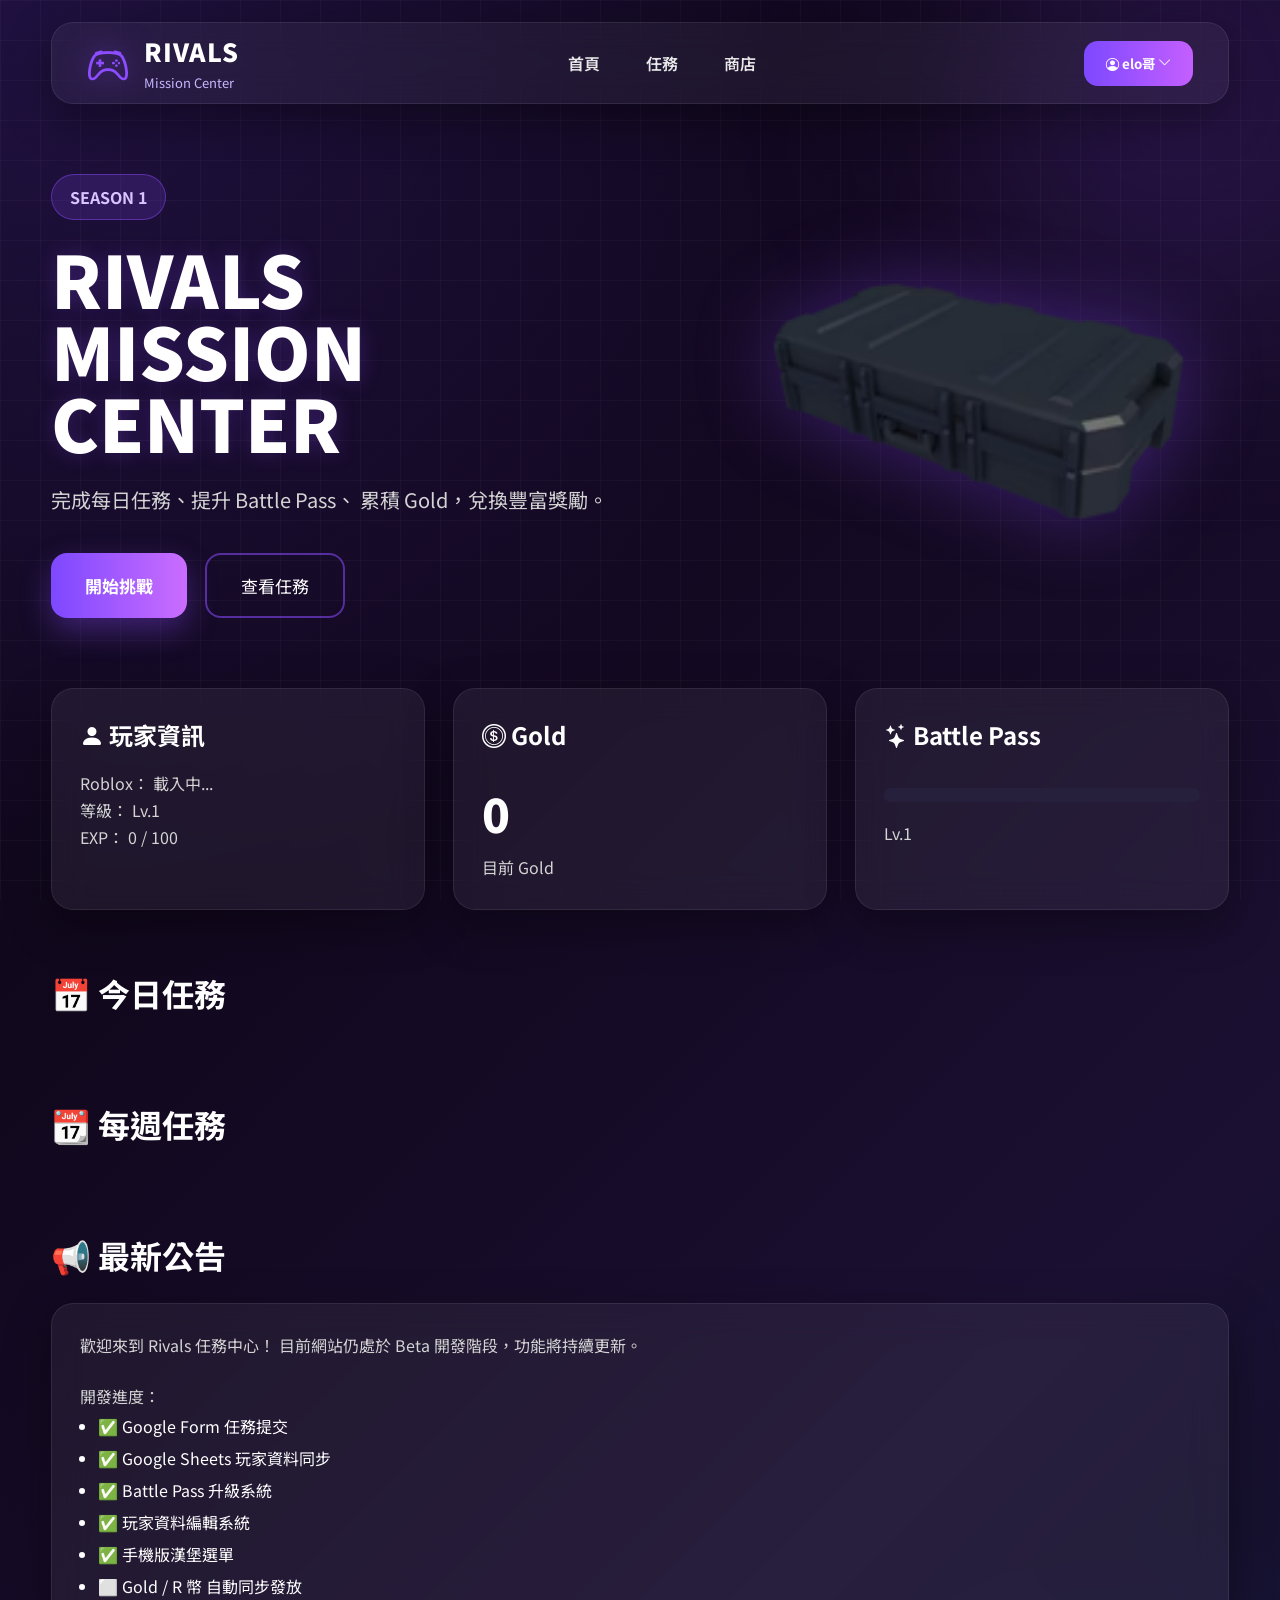
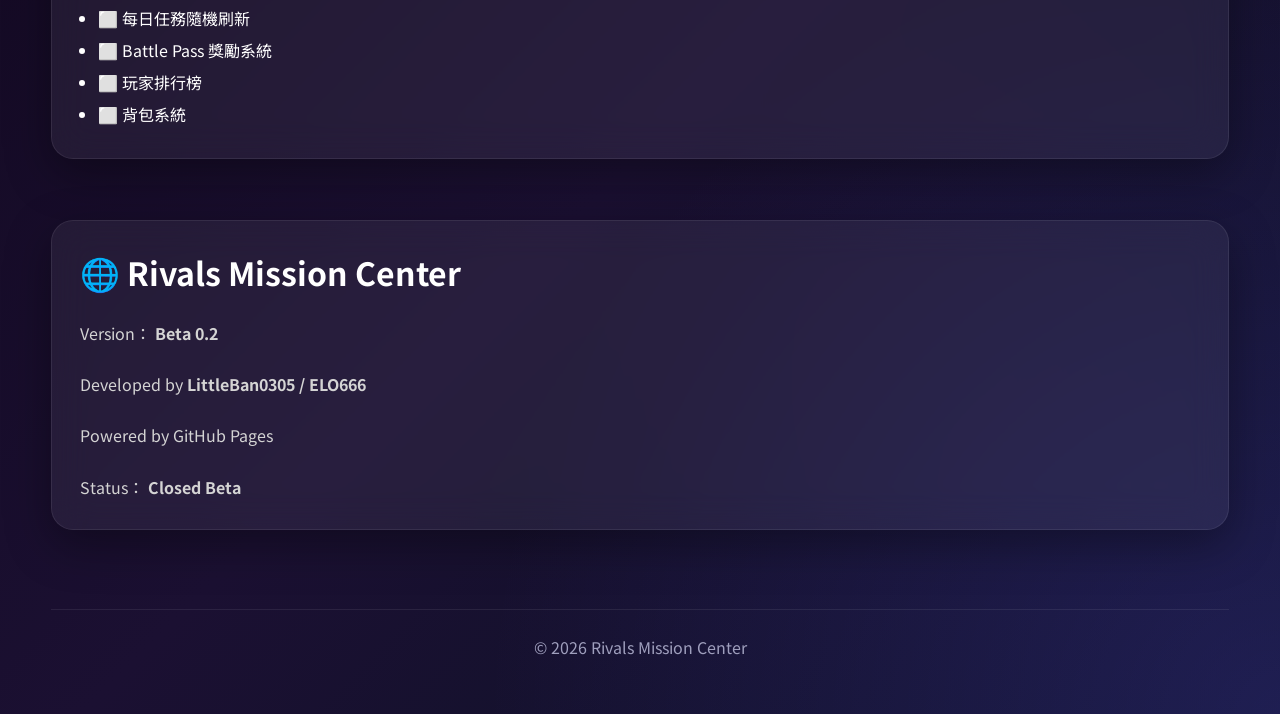
<file: index.html>
<!DOCTYPE html>
<html lang="zh-TW">

<head>

    <meta charset="UTF-8">

    <meta name="viewport" content="width=device-width, initial-scale=1.0">

    <title>Rivals Mission Center</title>

    <link rel="stylesheet" href="css/style.css">

    <link rel="stylesheet"
        href="https://cdn.jsdelivr.net/npm/bootstrap-icons@1.13.1/font/bootstrap-icons.min.css">

    <link href="https://fonts.googleapis.com/css2?family=Noto+Sans+TC:wght@300;400;500;700;900&display=swap"
        rel="stylesheet">

</head>

<body>

<!-- Navbar -->

<nav class="navbar">

    <a class="logo" href="index.html">

        <i class="bi bi-controller"></i>

        <div>

            <h2>RIVALS</h2>

            <span>Mission Center</span>

        </div>

    </a>

    <button id="menuBtn" class="menu-btn">
        ☰
    </button>
    
    <ul class="nav-links">

        <li><a href="index.html">首頁</a></li>

        <li><a href="missions.html">任務</a></li>

        <li><a href="shop.html">商店</a></li>

    </ul>

<div class="user-menu">

    <button class="btn"  id="userBtn">
        <i class="bi bi-person-circle"></i>
        <span id="username">elo哥</span>
        <i class="bi bi-chevron-down" id="dropdownArrow"></i>
    </button>

    <div class="dropdown-menu" id="dropdownMenu">

        <div class="dropdown-header">

            <i class="bi bi-person-circle"></i>

            <div>
                <h4 id="dropdownUsername">elo哥</h4>
                <span>Closed Beta</span>
            </div>

        </div>

        <hr>

        <a href="player.html">
            <i class="bi bi-person"></i>
            玩家中心
        </a>

        <button id="editProfileBtn">
            <i class="bi bi-pencil"></i>
            編輯資料
        </button>

        <hr>

        <button id="logoutBtn">
            <i class="bi bi-box-arrow-right"></i>
            登出
        </button>

    </div>

</div>

</nav>

<!-- Hero -->

<header class="hero">

    <div class="hero-left">

        <span class="season-badge">

            SEASON 1

        </span>

        <h1>

            RIVALS<br>

            MISSION CENTER

        </h1>

        <p>

            完成每日任務、提升 Battle Pass、
            累積 Gold，兌換豐富獎勵。

        </p>

        <div class="hero-buttons">

            <button id="startBtn">

                開始挑戰

            </button>

            <button
            class="outline-btn"
            onclick="window.location.href='missions.html'">

            查看任務

            </button>

        </div>

    </div>

    <div class="hero-right">

        <img src="images/items/skincase.png" alt="Skin Case">

    </div>

</header>

<main>

<!-- Dashboard -->

<section class="dashboard">

<div class="card">

<h2>

<i class="bi bi-person-fill"></i>

玩家資訊

</h2>

<p>
Roblox：
<span id="homeRoblox">
載入中...
</span>
</p>

<p>
等級：
<span id="homeLevel">
Lv.1
</span>
</p>

<p>
EXP：
<span id="homeExp">
0 / 100
</span>
</p>

</div>

<div class="card">

<h2>

<i class="bi bi-coin"></i>

Gold

</h2>

<h1 id="homeGold">

0

</h1>

<p>目前 Gold</p>

</div>

<div class="card">

<h2>

<i class="bi bi-stars"></i>

Battle Pass

</h2>

<div class="progress">

<div
class="progress-bar"
id="homeBPBar"
style="width:0%">
</div>

</div>

<p id="homeBPLevel">

Lv.1

</p>

</div>

</section>

<!-- Daily -->

<section class="mission-section">

<h2>

📅 今日任務

</h2>

<div
class="mission-list"
id="homeDailyMissions">
</div>

</section>

<!-- Weekly -->

<section class="mission-section">

<h2>

📆 每週任務

</h2>

<div
class="mission-list"
id="homeWeeklyMissions">
</div>

</section>

<!-- Announcement -->

<section class="mission-section">

<h2>

📢 最新公告

</h2>

<div class="card">

<p>

歡迎來到 Rivals 任務中心！

目前網站仍處於 Beta 開發階段，功能將持續更新。

</p>

<br>

<p>

開發進度：

</p>

<ul>

<li>✅ Google Form 任務提交</li>

<li>✅ Google Sheets 玩家資料同步</li>

<li>✅ Battle Pass 升級系統</li>

<li>✅ 玩家資料編輯系統</li>

<li>✅ 手機版漢堡選單</li>

<li>⬜ Gold / R 幣 自動同步發放</li>

<li>⬜ 每日任務隨機刷新</li>

<li>⬜ Battle Pass 獎勵系統</li>

<li>⬜ 玩家排行榜</li>

<li>⬜ 背包系統</li>

</ul>

</div>

</section>

<!-- =======================
網站資訊
======================= -->

<section class="mission-section">

<div class="card">

<h2>

🌐 Rivals Mission Center

</h2>

<p>

Version：

<strong>

Beta 0.2

</strong>

</p>

<br>

<p>

Developed by

<strong>

LittleBan0305 / ELO666

</strong>

</p>

<br>

<p>

Powered by GitHub Pages

</p>

<br>

<p>

Status：

<strong>

Closed Beta

</strong>

</p>

</div>

</section>

</main>

<footer>

<p>

© 2026 Rivals Mission Center

</p>

</footer>

<!-- Edit Profile Modal -->

<div class="modal" id="editModal">

    <div class="modal-content">

        <h2>編輯個人資料</h2>

        <label>暱稱：</label>
        <input type="text" id="editNickname">

        <label>Roblox 使用者名稱：</label>
        <input type="text" id="editRoblox">

        <label>Discord ID：</label>
        <input type="text" id="editDiscord">

        <div class="modal-buttons">

            <button id="cancelEdit">取消</button>

            <button class="btn" id="saveProfile">
                儲存
            </button>

        </div>

    </div>

</div>

<script src="js/missions-data.js"></script>
<script src="js/script.js"></script>

</body>

</html>
</file>
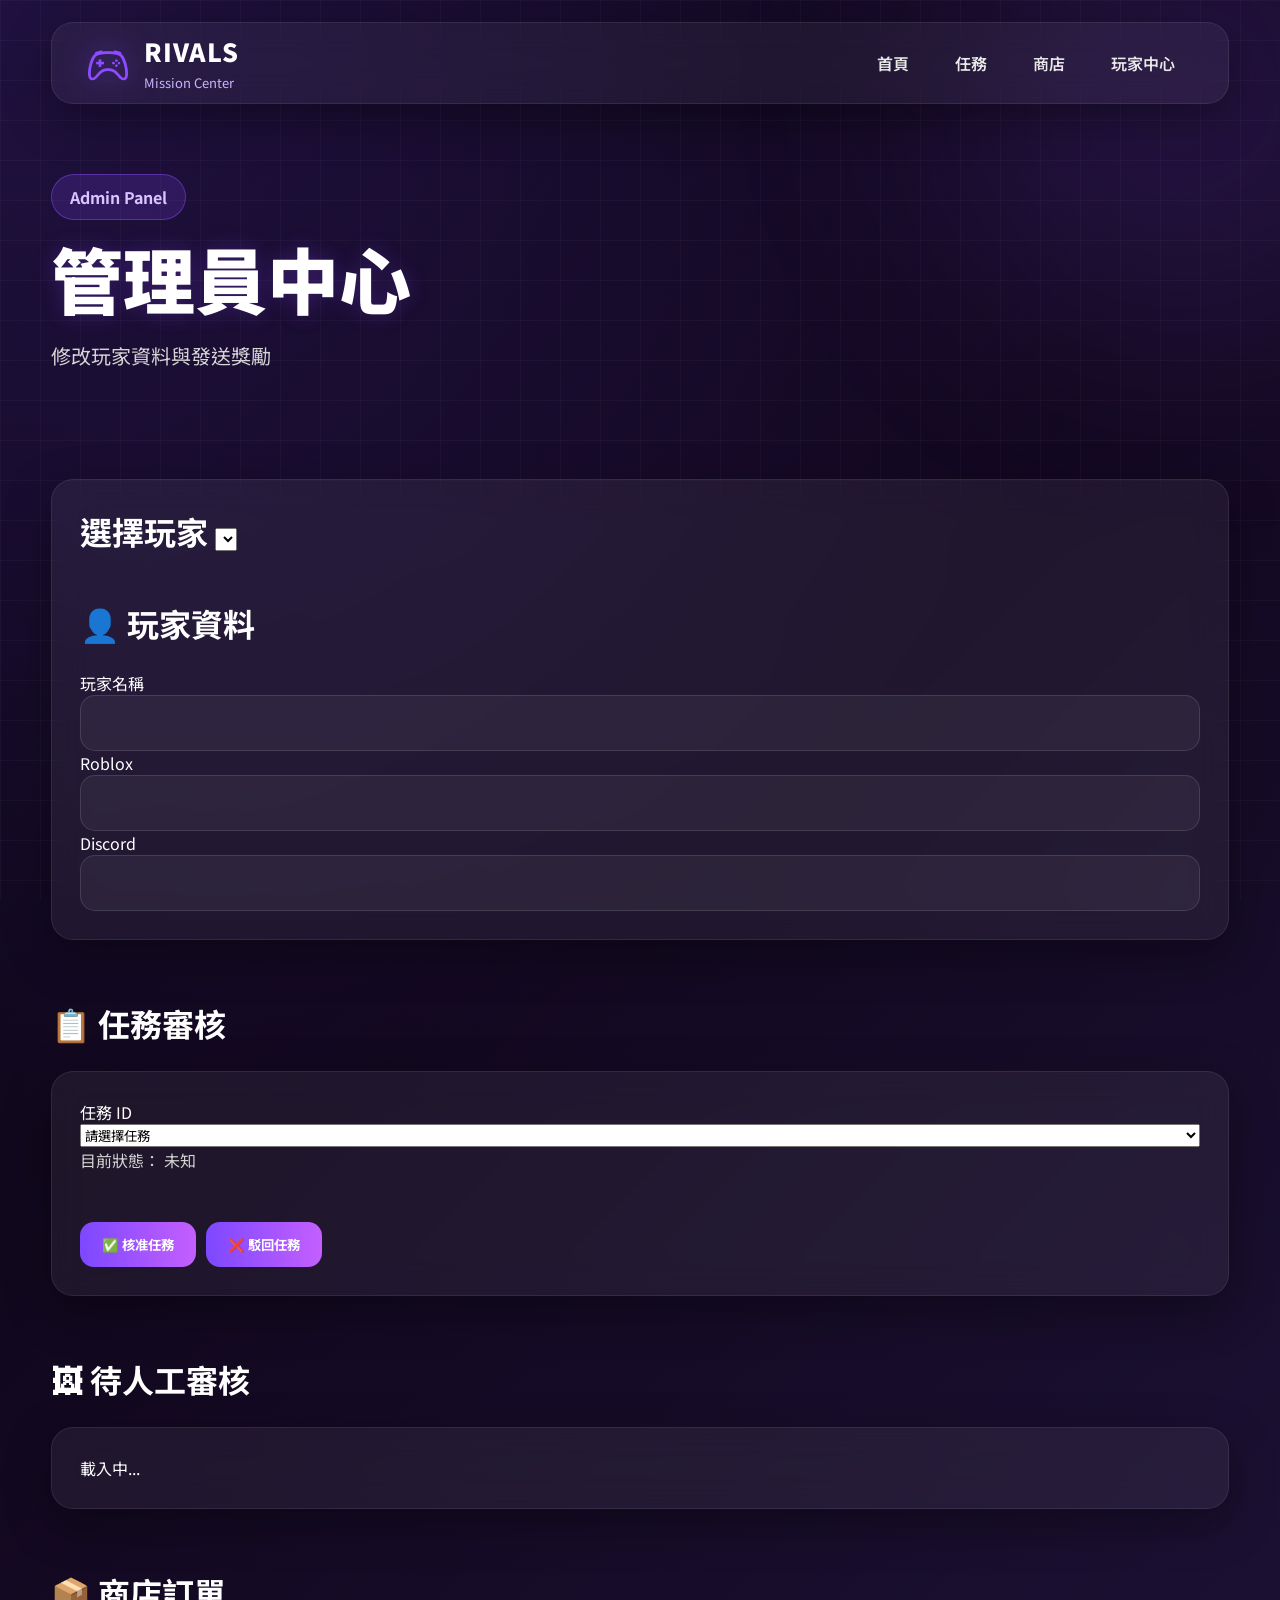
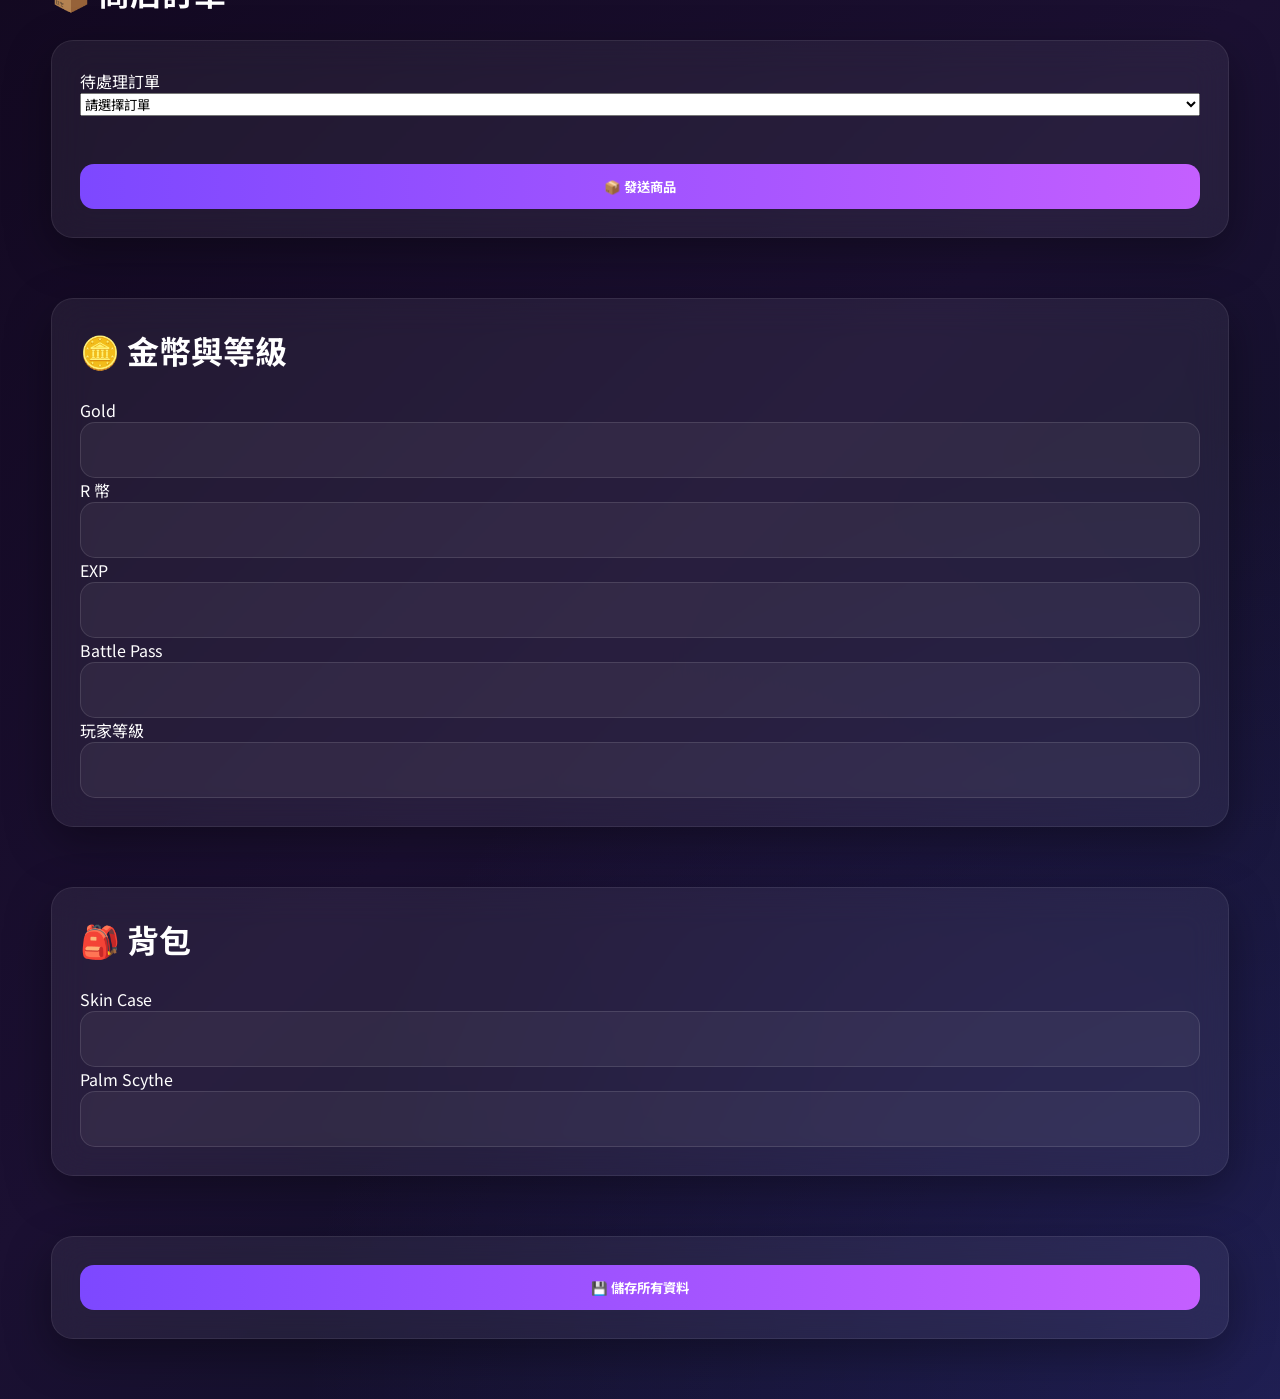
<file: admin.html>
<!DOCTYPE html>
<html lang="zh-TW">

<head>

<meta charset="UTF-8">
<meta name="viewport" content="width=device-width, initial-scale=1.0">

<title>管理員中心 - Rivals Mission Center</title>

<link rel="stylesheet" href="css/style.css">

<link rel="stylesheet"
href="https://cdn.jsdelivr.net/npm/bootstrap-icons@1.13.1/font/bootstrap-icons.min.css">

</head>

<body>

<nav class="navbar">

<a class="logo" href="index.html">

<i class="bi bi-controller"></i>

<div>

<h2>RIVALS</h2>

<span>Mission Center</span>

</div>

</a>

<button id="menuBtn" class="menu-btn">
    ☰
</button>
  
<ul class="nav-links">

<li><a href="index.html">首頁</a></li>

<li><a href="missions.html">任務</a></li>

<li><a href="shop.html">商店</a></li>

<li><a href="player.html">玩家中心</a></li>

</ul>

</nav>

<header class="hero">

<div class="hero-left">

<span class="season-badge">

Admin Panel

</span>

<h1>

管理員中心

</h1>

<p>

修改玩家資料與發送獎勵

</p>

</div>

</header>

<main>

<section class="mission-section">

<div class="card">

<h2>

<label>選擇玩家</label>

<select id="playerSelect">

</select>

<br><br>
  
👤 玩家資料

</h2>

<label>玩家名稱</label>

<input id="adminUsername" type="text" readonly>

<label>Roblox</label>

<input id="adminRoblox" type="text">

<label>Discord</label>

<input id="adminDiscord" type="text">

</div>

</section>

<section class="mission-section">

<h2>

📋 任務審核

</h2>

<div class="card">

<label>

任務 ID

</label>

<select id="missionSelect">

<option value="">請選擇任務</option>

</select>

<p id="missionStatus">

目前狀態：
未知

</p>

<br><br>

<div style="display:flex;gap:10px;flex-wrap:wrap;">

<button class="btn" id="approveMission">

✅ 核准任務

</button>

<button class="btn" id="rejectMission">

❌ 駁回任務

</button>

</div>

</div>

</section>

<section class="mission-section">

<h2>
🖼 待人工審核
</h2>

<div class="card">

<div id="pendingReviewList">

載入中...

</div>

</div>

</section>

<section class="mission-section">

<h2>

📦 商店訂單

</h2>

<div class="card">

<label>

待處理訂單

</label>

<select id="shopOrderSelect">

<option value="">
請選擇訂單
</option>

</select>

<br><br>

<button class="btn" id="approveOrder">

📦 發送商品

</button>

</div>

</section>
    
<section class="mission-section">

<div class="card">

<h2>

🪙 金幣與等級

</h2>

<label>Gold</label>

<input id="adminGold" type="number">

<label>R 幣</label>

<input id="adminRcoin" type="number">

<label>EXP</label>

<input id="adminExp" type="number">

<label>Battle Pass</label>

<input id="adminBP" type="number">

<label>玩家等級</label>

<input id="adminLevel" type="number">

</div>

</section>

<section class="mission-section">

<div class="card">

<h2>

🎒 背包

</h2>

<label>Skin Case</label>

<input id="adminSkinCase" type="number">

<label>Palm Scythe</label>

<input id="adminScythe" type="number">

</div>

</section>

<section class="mission-section">

<div class="card" style="text-align:center;">

<button class="btn" id="saveAdmin">

💾 儲存所有資料

</button>

</div>

</section>

</main>

<script src="js/missions-data.js"></script>
<script src="js/script.js"></script>
<script src="js/admin.js"></script>

</body>

</html>
</file>
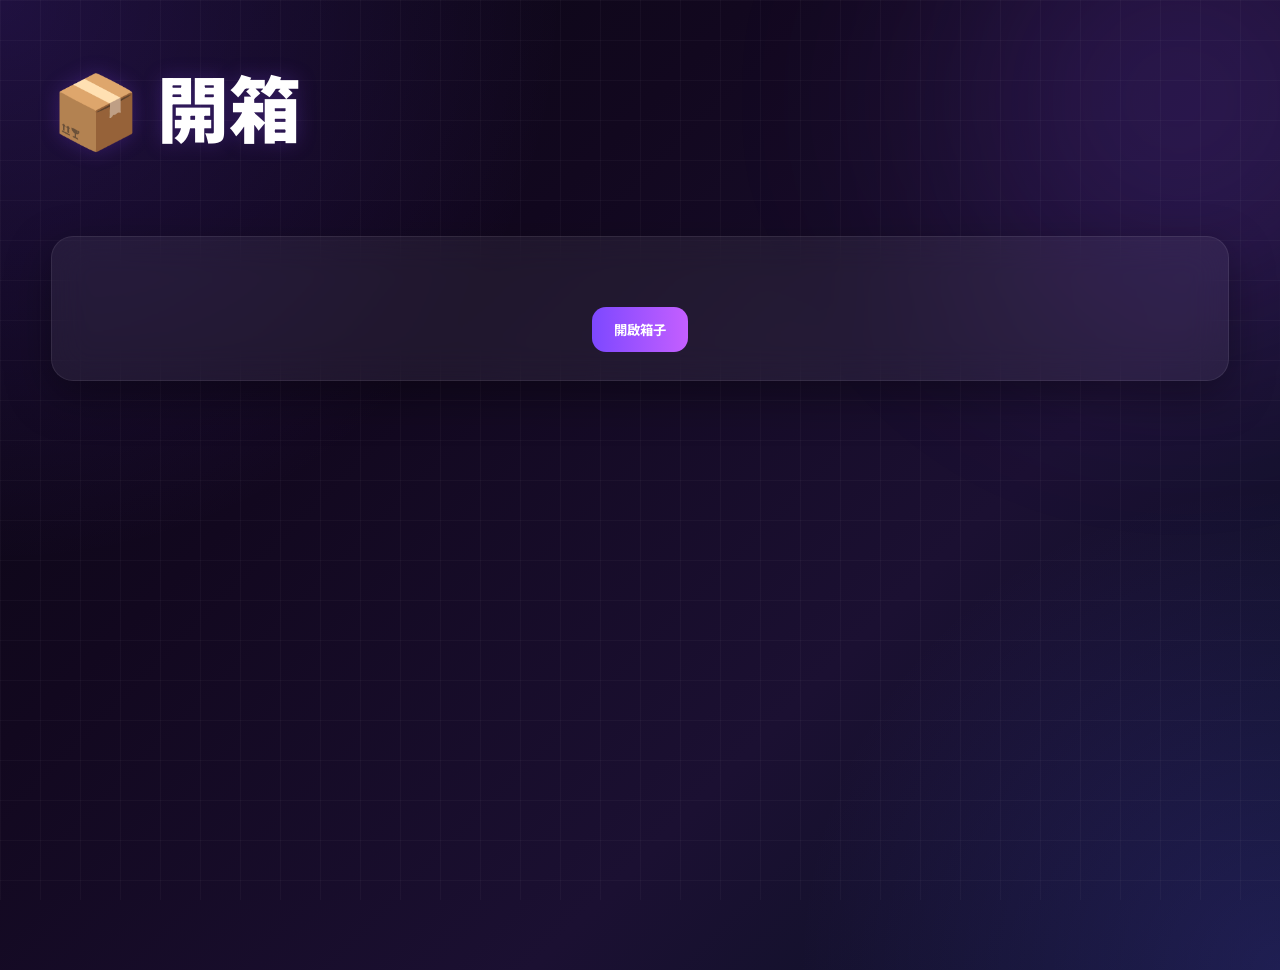
<file: case.html>
<!DOCTYPE html>
<html lang="zh-TW">

<head>

<meta charset="UTF-8">

<title>開箱</title>

<link rel="stylesheet" href="css/style.css">

</head>

<body>

<div class="hero">

<h1>📦 開箱</h1>

</div>

<main>

<div class="card" style="text-align:center;">

    <div id="caseContainer">

        <img
            id="caseImage"
            style="width:180px;display:block;margin:auto;">

        <h2 id="caseName"></h2>

        <br>

        <button
            id="openCase"
            class="btn">

            開啟箱子

        </button>

    </div>

    <div id="animationContainer" style="display:none;">
    
        <div id="caseViewport">
    
            <div id="casePointer">
    
                ▼
    
            </div>
    
            <div id="caseTrack">
    
                <div id="caseRoll"></div>
    
            </div>
    
        </div>
    
    </div>

    <div
        id="rewardContainer"
        style="display:none;">

        <img
            id="rewardImage"
            style="width:180px;display:block;margin:auto;">

        <h2 id="rewardName"></h2>

        <br>

        <button
            id="backShop"
            class="btn">

            返回商店

        </button>

    </div>

</div>

</main>

<script src="js/items-data.js"></script>
<script src="js/cases-data.js"></script>
<script src="js/case.js"></script>

</body>

</html>
</file>
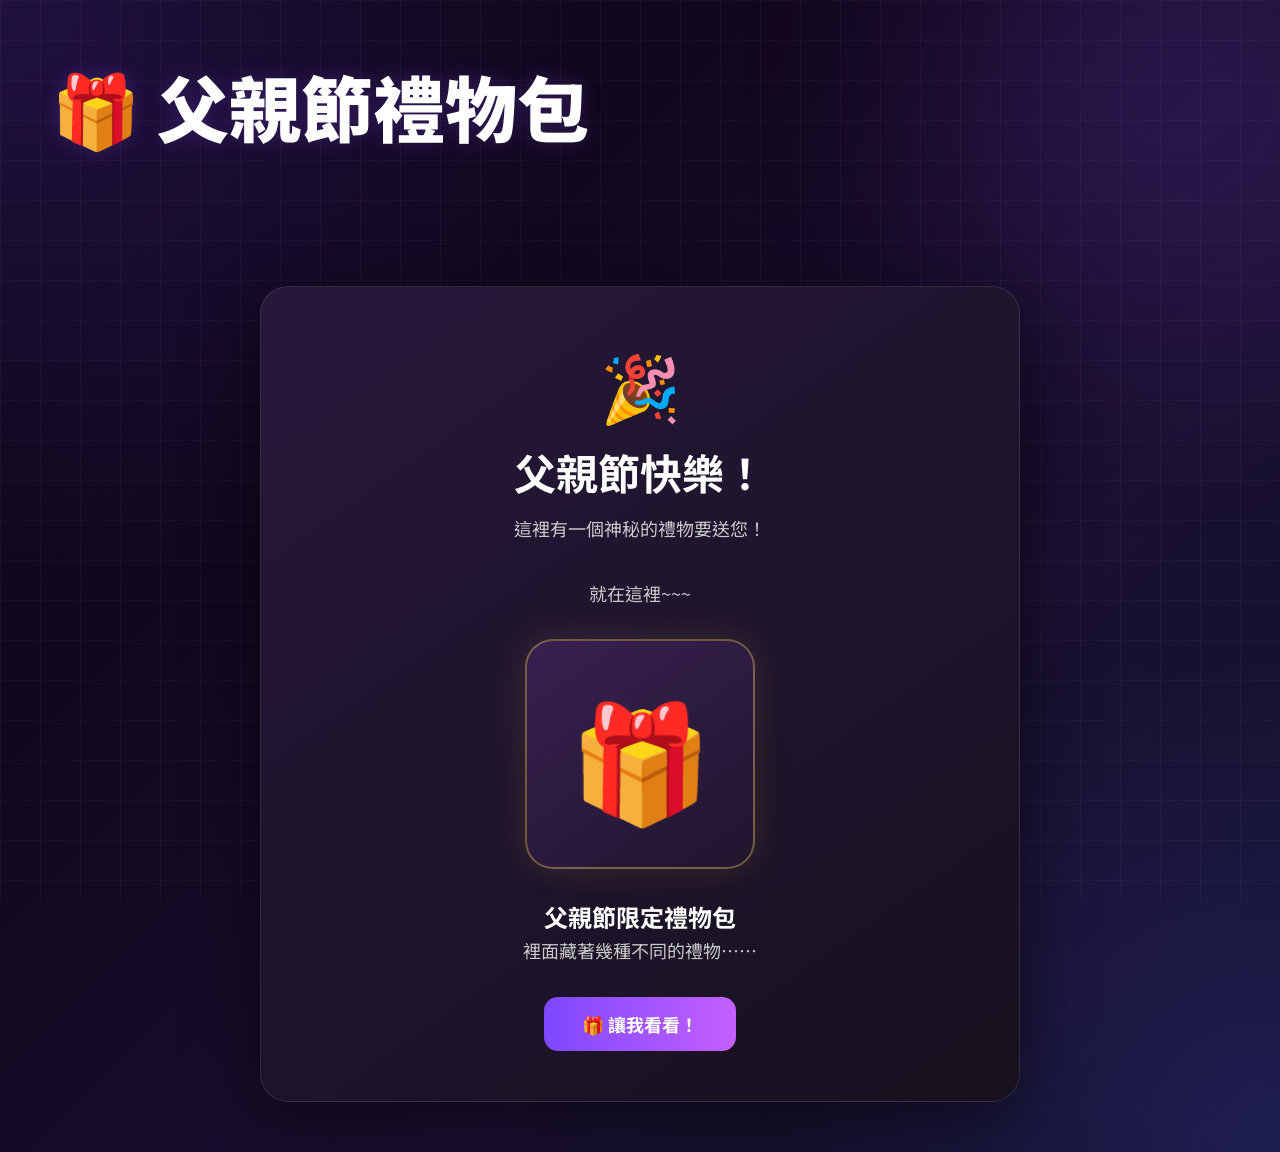
<file: father-day.html>
<!DOCTYPE html>
<html lang="zh-TW">

<head>

<meta charset="UTF-8">

<meta
    name="viewport"
    content="width=device-width, initial-scale=1.0">

<title>父親節網站 🎁</title>

<link
    rel="stylesheet"
    href="css/style.css">

<style>

/* =========================================================
   Father's Day Special
========================================================= */

body{

    overflow-x:hidden;

}


/* =========================================================
   Main Layout
========================================================= */

.father-page{

    min-height:80vh;

    display:flex;

    justify-content:center;

    align-items:center;

    padding:50px 20px;

}


.father-card{

    width:760px;

    max-width:95%;

    padding:50px 30px;

    text-align:center;

    border-radius:28px;

    background:
    linear-gradient(
        145deg,
        #26183a,
        #17111f
    );

    border:1px solid
    rgba(255,255,255,.1);

    box-shadow:
    0 20px 70px
    rgba(0,0,0,.5);

}


/* =========================================================
   Common
========================================================= */

.hidden{

    display:none !important;

}


.father-icon{

    font-size:65px;

    margin-bottom:10px;

}


.father-title{

    font-size:42px;

    margin:10px 0;

}


.father-subtitle{

    color:#c8c8c8;

    font-size:18px;

    line-height:1.8;

    margin-bottom:30px;

}


.father-button{

    padding:14px 38px;

    font-size:18px;

}


/* =========================================================
   Gift Box
========================================================= */

.gift-box{

    width:230px;

    height:230px;

    margin:30px auto;

    display:flex;

    justify-content:center;

    align-items:center;

    font-size:115px;

    border-radius:28px;

    background:
    linear-gradient(
        145deg,
        #38204f,
        #21152f
    );

    border:2px solid
    rgba(255,215,80,.35);

    box-shadow:
    0 0 35px
    rgba(255,215,80,.12);

    transition:.3s;

}


/* =========================================================
   Prize Pool
========================================================= */

.prize-pool{

    display:grid;

    grid-template-columns:
    repeat(3,1fr);

    gap:15px;

    margin:30px 0;

}


.prize-card{

    padding:22px 10px;

    border-radius:18px;

    background:
    rgba(255,255,255,.04);

    border:1px solid
    rgba(255,255,255,.08);

    transition:
    transform .25s,
    box-shadow .25s;

}


.prize-card:hover{

    transform:
    translateY(-4px);

}


.prize-icon{

    font-size:42px;

}


.prize-name{

    font-weight:bold;

    margin-top:10px;

    font-size:17px;

}


.prize-chance{

    margin-top:8px;

    color:#aaa;

    font-size:14px;

}


.common{

    border-color:
    rgba(255,255,255,.12);

}


.rare{

    border-color:
    rgba(80,150,255,.4);

    box-shadow:
    0 0 15px
    rgba(80,150,255,.05);

}


.legendary{

    border-color:
    rgba(190,100,255,.7);

    box-shadow:
    0 0 25px
    rgba(180,80,255,.12);

}


/* =========================================================
   Mystery Reward
========================================================= */

.mystery-card{

    max-width:560px;

    margin:30px auto;

    padding:30px 20px;

    border-radius:22px;

    border:2px solid
    rgba(190,100,255,.5);

    background:
    linear-gradient(
        145deg,
        rgba(130,60,180,.13),
        rgba(255,215,80,.04)
    );

    box-shadow:
    0 0 30px
    rgba(180,80,255,.12);

}


.mystery-icon{

    font-size:65px;

    margin-bottom:10px;

}


.mystery-title{

    font-size:28px;

    margin:8px 0;

}


.mystery-text{

    color:#aaa;

    line-height:1.8;

}


.question-mark{

    font-size:48px;

    letter-spacing:8px;

    margin:20px 0;

    color:#d8a6ff;

}


/* =========================================================
   Opening Animation
========================================================= */

.opening-area{

    position:relative;

    min-height:430px;

    display:flex;

    flex-direction:column;

    justify-content:center;

    align-items:center;

    overflow:hidden;

}


.opening-gift{

    position:relative;

    z-index:3;

}


.opening-gift.shake{

    animation:
    giftShake
    .12s
    infinite alternate;

}


@keyframes giftShake{

    from{

        transform:
        rotate(-4deg)
        scale(1);

    }

    to{

        transform:
        rotate(4deg)
        scale(1.05);

    }

}


.opening-gift.glow{

    animation:
    legendaryGlow
    1s
    ease
    forwards;

}


@keyframes legendaryGlow{

    0%{

        transform:scale(1);

        box-shadow:
        0 0 30px
        rgba(255,215,80,.1);

    }

    50%{

        transform:scale(1.2);

        box-shadow:
        0 0 60px
        rgba(210,100,255,.8),
        0 0 120px
        rgba(255,215,80,.5);

    }

    100%{

        transform:scale(1.05);

        box-shadow:
        0 0 40px
        rgba(210,100,255,.6);

    }

}


.opening-gift.opened{

    animation:
    giftDisappear
    .6s
    ease
    forwards;

}


@keyframes giftDisappear{

    to{

        opacity:0;

        transform:
        scale(1.5);

    }

}


/* =========================================================
   Light Burst
========================================================= */

.light-burst{

    position:absolute;

    width:30px;

    height:30px;

    border-radius:50%;

    background:#fff;

    box-shadow:
    0 0 30px #ffd75a,
    0 0 80px #d88cff,
    0 0 140px #fff;

    opacity:0;

}


.light-burst.active{

    animation:
    burst
    1s
    ease
    forwards;

}


@keyframes burst{

    0%{

        opacity:0;

        transform:scale(.2);

    }

    30%{

        opacity:1;

    }

    100%{

        opacity:0;

        transform:scale(12);

    }

}


/* =========================================================
   Sparks
========================================================= */

.spark{

    position:absolute;

    width:8px;

    height:8px;

    border-radius:50%;

    background:#ffd75a;

    opacity:0;

}


.spark.active{

    animation:
    sparkFly
    1.2s
    ease
    forwards;

}


@keyframes sparkFly{

    0%{

        opacity:1;

        transform:
        translate(0,0)
        scale(1);

    }

    100%{

        opacity:0;

        transform:
        translate(
            var(--x),
            var(--y)
        )
        scale(.2);

    }

}


/* =========================================================
   Legendary Result
========================================================= */

.legendary-reveal{

    animation:
    legendaryReveal
    .8s
    ease
    forwards;

}


@keyframes legendaryReveal{

    from{

        opacity:0;

        transform:
        scale(.5);

    }

    to{

        opacity:1;

        transform:
        scale(1);

    }

}


.legendary-text{

    font-size:48px;

    font-weight:bold;

    margin:20px 0;

    background:
    linear-gradient(
        90deg,
        #d58cff,
        #ffd75a,
        #d58cff
    );

    background-size:200%;

    -webkit-background-clip:text;

    -webkit-text-fill-color:transparent;

    animation:
    legendaryText
    2s
    linear
    infinite;

}


@keyframes legendaryText{

    to{

        background-position:200%;

    }

}


/* =========================================================
   Legendary Box
========================================================= */

.legendary-box{

    max-width:600px;

    margin:30px auto;

    padding:35px 25px;

    border-radius:24px;

    border:2px solid
    rgba(190,100,255,.65);

    background:
    linear-gradient(
        145deg,
        rgba(130,60,180,.15),
        rgba(255,215,80,.05)
    );

    box-shadow:
    0 0 40px
    rgba(180,80,255,.18);

}


.legendary-box-icon{

    font-size:75px;

    margin-bottom:10px;

}


.legendary-box-title{

    font-size:30px;

    margin-bottom:12px;

}


.legendary-box-description{

    color:#aaa;

    line-height:1.8;

}


/* =========================================================
   Voucher
========================================================= */

.voucher-wrapper{

    margin:35px auto;

    max-width:650px;

    padding:8px;

    border-radius:24px;

    background:
    linear-gradient(
        135deg,
        #d7a6ff,
        #ffd75a,
        #d7a6ff
    );

    box-shadow:
    0 0 45px
    rgba(210,140,255,.3);

}


.voucher{

    position:relative;

    padding:40px 25px;

    border-radius:18px;

    background:
    linear-gradient(
        145deg,
        #21152f,
        #17111f
    );

    border:1px dashed
    rgba(255,255,255,.35);

    overflow:hidden;

}


.voucher::before{

    content:"";

    position:absolute;

    top:-80px;

    left:-80px;

    width:200px;

    height:200px;

    border-radius:50%;

    background:
    rgba(210,140,255,.08);

}


.voucher::after{

    content:"";

    position:absolute;

    bottom:-80px;

    right:-80px;

    width:200px;

    height:200px;

    border-radius:50%;

    background:
    rgba(255,215,90,.06);

}


.voucher-top{

    font-size:15px;

    letter-spacing:5px;

    color:#cfa2ff;

    margin-bottom:15px;

}


.voucher-title{

    font-size:38px;

    font-weight:bold;

    margin:10px 0;

}


.voucher-subtitle{

    color:#ffd75a;

    font-size:18px;

    letter-spacing:2px;

}


.voucher-divider{

    width:80%;

    height:1px;

    margin:25px auto;

    background:
    rgba(255,255,255,.2);

}


.voucher-icon{

    font-size:75px;

    margin:15px 0;

}


.voucher-redeem-title{

    font-size:24px;

    font-weight:bold;

    margin:15px 0;

}


.voucher-redeem-text{

    color:#ccc;

    line-height:1.9;

    font-size:17px;

}


.voucher-code{

    display:inline-block;

    margin-top:25px;

    padding:10px 20px;

    border-radius:10px;

    background:
    rgba(255,255,255,.05);

    border:1px solid
    rgba(255,255,255,.12);

    color:#ffd75a;

    font-family:
    monospace;

    letter-spacing:3px;

    font-size:16px;

}


.voucher-date{

    margin-top:20px;

    color:#777;

    font-size:13px;

}


/* =========================================================
   Final Message
========================================================= */

.final-message{

    font-size:20px;

    line-height:2;

    color:#ddd;

    margin-top:30px;

}


/* =========================================================
   Mobile
========================================================= */

@media(max-width:600px){

    .father-title{

        font-size:32px;

    }


    .father-card{

        padding:
        40px 20px;

    }


    .prize-pool{

        grid-template-columns:1fr;

    }


    .voucher-title{

        font-size:30px;

    }


    .voucher-redeem-text{

        font-size:15px;

    }

}

/* =========================================================
   Mobile Enhancement
   不影響桌機版
========================================================= */

@media (max-width: 600px){

    /* =========================
       整體頁面
    ========================= */

    .father-page{

        min-height:auto;

        padding:
        25px 10px 40px;

        align-items:flex-start;

    }


    /* =========================
       主卡片
    ========================= */

    .father-card{

        width:100%;

        max-width:none;

        padding:
        30px 16px;

        border-radius:22px;

        box-sizing:border-box;

    }


    /* =========================
       標題
    ========================= */

    .father-title{

        font-size:30px;

        line-height:1.35;

        margin:
        8px 0 14px;

    }


    .father-subtitle{

        font-size:15px;

        line-height:1.8;

        margin-bottom:22px;

    }


    .father-icon{

        font-size:52px;

        margin-bottom:6px;

    }


    /* =========================
       禮物盒
    ========================= */

    .gift-box{

        width:170px;

        height:170px;

        margin:
        25px auto;

        font-size:82px;

        border-radius:22px;

    }


    /* =========================
       按鈕
    ========================= */

    .father-button{

        width:100%;

        max-width:320px;

        box-sizing:border-box;

        padding:
        13px 20px;

        font-size:16px;

        min-height:48px;

    }


    /* =========================
       獎池
    ========================= */

    .prize-pool{

        display:grid;

        grid-template-columns:
        repeat(3,1fr);

        gap:8px;

        margin:
        22px 0;

    }


    .prize-card{

        padding:
        16px 5px;

        border-radius:14px;

        min-width:0;

    }


    .prize-icon{

        font-size:32px;

    }


    .prize-name{

        font-size:13px;

        margin-top:7px;

        white-space:nowrap;

    }


    .prize-chance{

        font-size:12px;

        margin-top:5px;

    }


    /* =========================
       神秘獎勵
    ========================= */

    .mystery-card{

        width:100%;

        max-width:none;

        box-sizing:border-box;

        margin:
        22px auto;

        padding:
        22px 15px;

        border-radius:18px;

    }


    .mystery-icon{

        font-size:50px;

    }


    .mystery-title{

        font-size:23px;

    }


    .question-mark{

        font-size:38px;

        letter-spacing:6px;

        margin:
        14px 0;

    }


    .mystery-text{

        font-size:14px;

    }


    /* =========================
       開箱動畫區
    ========================= */

    .opening-area{

        min-height:360px;

        width:100%;

    }


    .opening-gift{

        margin:
        20px auto;

    }


    #openingText{

        font-size:21px;

        margin-top:15px;

    }


    #openingSubtext{

        font-size:14px;

        margin-bottom:0;

    }


    /* =========================
       傳說結果
    ========================= */

    .legendary-text{

        font-size:36px;

        line-height:1.2;

        margin:
        15px 0;

    }


    .legendary-box{

        width:100%;

        box-sizing:border-box;

        margin:
        22px auto;

        padding:
        28px 16px;

        border-radius:20px;

    }


    .legendary-box-icon{

        font-size:62px;

    }


    .legendary-box-title{

        font-size:24px;

        line-height:1.4;

    }


    .legendary-box-description{

        font-size:14px;

        line-height:1.8;

    }


    /* =========================
       手機版兌換券
       截圖友善模式
    ========================= */
    
    .voucher-wrapper{
    
        width:100%;
    
        max-width:340px;
    
        margin:
        18px auto;
    
        padding:5px;
    
        border-radius:17px;
    
        box-sizing:border-box;
    
    }
    
    
    .voucher{
    
        padding:
        20px 14px;
    
        border-radius:13px;
    
    }
    
    
    .voucher-top{
    
        font-size:9px;
    
        letter-spacing:2px;
    
        margin-bottom:5px;
    
    }
    
    
    .voucher-title{
    
        font-size:24px;
    
        line-height:1.2;
    
        margin:5px 0;
    
    }
    
    
    .voucher-subtitle{
    
        font-size:11px;
    
        letter-spacing:1px;
    
    }
    
    
    .voucher-divider{
    
        width:85%;
    
        margin:
        12px auto;
    
    }
    
    
    .voucher-icon{
    
        font-size:42px;
    
        margin:
        5px 0;
    
    }
    
    
    .voucher-redeem-title{
    
        font-size:17px;
    
        line-height:1.3;
    
        margin:
        7px 0;
    
    }
    
    
    .voucher-redeem-text{
    
        font-size:12px;
    
        line-height:1.55;
    
    }
    
    
    .voucher-code{
    
        max-width:90%;
    
        box-sizing:border-box;
    
        margin-top:12px;
    
        padding:
        7px 10px;
    
        font-size:10px;
    
        letter-spacing:1px;
    
        word-break:break-all;
    
    }
    
    
    .voucher-date{
    
        font-size:9px;
    
        margin-top:8px;
    
    }
    
    
        /* =========================
           最後祝福
        ========================= */
    
        .final-message{
    
            font-size:17px;
    
            line-height:1.9;
    
            margin-top:22px;
    
        }
    
    }


/* =========================================================
   超小手機
   例如 320px～360px
========================================================= */

@media (max-width: 380px){

    .father-page{

        padding:
        20px 7px 30px;

    }


    .father-card{

        padding:
        25px 12px;

    }


    .father-title{

        font-size:27px;

    }


    .father-icon{

        font-size:46px;

    }


    .gift-box{

        width:145px;

        height:145px;

        font-size:70px;

    }


    .prize-pool{

        gap:5px;

    }


    .prize-card{

        padding:
        13px 3px;

    }


    .prize-icon{

        font-size:28px;

    }


    .prize-name{

        font-size:11px;

    }


    .prize-chance{

        font-size:11px;

    }


    .legendary-text{

        font-size:31px;

    }


    .voucher-title{

        font-size:25px;

    }

}

</style>

</head>


<body>


<!-- ========================================================
     Header
========================================================= -->

<div class="hero">

    <h1>

        🎁 父親節禮物包

    </h1>

</div>


<main>


<div class="father-page">


<div class="father-card">


<!-- ========================================================
     Welcome
========================================================= -->

<div id="welcomeSection">


    <div class="father-icon">

        🎉

    </div>


    <h1 class="father-title">

        父親節快樂！

    </h1>


    <p class="father-subtitle">

        這裡有一個神秘的禮物要送您！

        <br><br>

        就在這裡~~~

    </p>


    <div class="gift-box">

        🎁

    </div>


    <h2>

        父親節限定禮物包

    </h2>


    <p class="father-subtitle">

        裡面藏著幾種不同的禮物……

    </p>


    <button
        id="previewBtn"
        class="btn father-button">

        🎁 讓我看看！

    </button>


</div>


<!-- ========================================================
     Prize Preview
========================================================= -->

<div
    id="previewSection"
    class="hidden">


    <div class="gift-box">

        🎁

    </div>


    <h1>

        父親節限定禮物包

    </h1>


    <p class="father-subtitle">

        上面貼了幾個標籤...

    </p>


    <div class="prize-pool">


        <!-- Common -->

        <div class="prize-card common">


            <div class="prize-icon">

                🎁

            </div>


            <div class="prize-name">

                一般禮物

            </div>


            <div class="prize-chance">

                75%

            </div>


        </div>


        <!-- Rare -->

        <div class="prize-card rare">


            <div class="prize-icon">

                ✨

            </div>


            <div class="prize-name">

                稀有禮物

            </div>


            <div class="prize-chance">

                24.9%

            </div>


        </div>


        <!-- Legendary -->

        <div class="prize-card legendary">


            <div class="prize-icon">

                💎

            </div>


            <div class="prize-name">

                傳說組合包

            </div>


            <div class="prize-chance">

                0.1%

            </div>


        </div>


    </div>


    <p class="father-subtitle">

        準備好看看自己的運氣了嗎？

    </p>


    <button
        id="openGiftBtn"
        class="btn father-button">

        🎁 拆包拆包！

    </button>


</div>


<!-- ========================================================
     Opening
========================================================= -->

<div
    id="openingSection"
    class="hidden">


    <div class="opening-area">


        <div
            id="openingGift"
            class="gift-box opening-gift">

            🎁

        </div>


        <div
            id="lightBurst"
            class="light-burst">

        </div>


        <div
            id="sparkContainer">

        </div>


        <h2 id="openingText">

            正在開封禮物包...

        </h2>


        <p
            id="openingSubtext"
            class="father-subtitle">

            請稍候...

        </p>


    </div>


</div>


<!-- ========================================================
     Legendary Result
========================================================= -->

<div
    id="legendarySection"
    class="hidden legendary-reveal">


    <div class="father-icon">

        💎

    </div>


    <div class="legendary-text">

        LEGENDARY!

    </div>


    <p class="father-subtitle">

        0.1% 的傳說組合包！

    </p>


    <div class="legendary-box">


        <div class="legendary-box-icon">

            🎁

        </div>


        <div class="legendary-box-title">

            父親節傳說組合包

        </div>


        <div class="legendary-box-description">

            您抽中了極其稀有的

            <br>

            父親節限定傳說獎勵！

            <br><br>

            <strong>

                內容只有打開之後才能知道哦

            </strong>

        </div>


    </div>


    <button
        id="openBundleBtn"
        class="btn father-button">

        🎁 開啟組合包

    </button>


</div>


<!-- ========================================================
     Voucher Result
========================================================= -->

<div
    id="rewardSection"
    class="hidden legendary-reveal">


    <div class="father-icon">

        🎉

    </div>


    <div class="legendary-text">

        REWARD UNLOCKED

    </div>


    <p class="father-subtitle">

        父親節傳說組合包已開啟

    </p>


    <!-- ====================================================
         Voucher
    ===================================================== -->

    <div class="voucher-wrapper">


        <div class="voucher">


            <div class="voucher-top">

                FATHER'S DAY 2026

            </div>


            <div class="voucher-title">

                特別兌換券

            </div>


            <div class="voucher-subtitle">

                LEGENDARY REWARD

            </div>


            <div class="voucher-divider">

            </div>


            <div class="voucher-icon">

                🎟️

            </div>


            <div class="voucher-redeem-title">

                父親節限定兌換資格

            </div>


            <div class="voucher-redeem-text">
            
                <strong>
                    請截圖此兌換券
                </strong>
            
                <br>
            
                交給本人即可兌換
            
            </div>


            <div class="voucher-code">

                FD2026-LEGENDARY

            </div>


            <div class="voucher-date">

                Father's Day Special · 2026

            </div>


        </div>


    </div>


    <div class="final-message">

        謝謝您一直以來的陪伴

        <br>

        爸爸 父親節快樂 ❤️

    </div>


</div>


</div>


</div>


</main>


<script>

/* =========================================================
   Elements
========================================================= */

const welcomeSection =
    document.getElementById(
        "welcomeSection"
    );


const previewSection =
    document.getElementById(
        "previewSection"
    );


const openingSection =
    document.getElementById(
        "openingSection"
    );


const legendarySection =
    document.getElementById(
        "legendarySection"
    );


const rewardSection =
    document.getElementById(
        "rewardSection"
    );


const previewBtn =
    document.getElementById(
        "previewBtn"
    );


const openGiftBtn =
    document.getElementById(
        "openGiftBtn"
    );


const openBundleBtn =
    document.getElementById(
        "openBundleBtn"
    );


/* =========================================================
   Scroll To Top
========================================================= */

function scrollToTop(){

    window.scrollTo({
        top: 0,
        behavior: "smooth"
    });

}


/* =========================================================
   Preview
========================================================= */

previewBtn.addEventListener(
    "click",
    () => {


        welcomeSection
            .classList
            .add("hidden");


        previewSection
            .classList
            .remove("hidden");

        scrollToTop();


    }
);


/* =========================================================
   Open Box
========================================================= */

openGiftBtn.addEventListener(
    "click",
    () => {


        previewSection
            .classList
            .add("hidden");


        openingSection
            .classList
            .remove("hidden");

        scrollToTop();


        const gift =
            document.getElementById(
                "openingGift"
            );


        const burst =
            document.getElementById(
                "lightBurst"
            );


        const text =
            document.getElementById(
                "openingText"
            );


        const subtext =
            document.getElementById(
                "openingSubtext"
            );


        /* =================================================
           Start shaking
        ================================================= */


        gift.classList.add(
            "shake"
        );


        text.textContent =
            "正在把獎勵拿出來...";


        subtext.textContent =
            "看一下有多稀有...";


        /* =================================================
           Legendary charge
        ================================================= */


        setTimeout(
            () => {


                gift.classList.remove(
                    "shake"
                );


                gift.classList.add(
                    "glow"
                );


                burst.classList.add(
                    "active"
                );


                createSparks();


                text.textContent =
                    "看一下有多稀有...";


                subtext.textContent =
                    "✨ 準備要告訴你結果...";


            },
            1500
        );


        /* =================================================
           Explosion
        ================================================= */


        setTimeout(
            () => {


                gift.classList.add(
                    "opened"
                );


                text.textContent =
                    "結果揭曉！";


                subtext.textContent =
                    "💎 稀有度確認完成";


            },
            2300
        );


        /* =================================================
           Legendary
        ================================================= */


        setTimeout(
            () => {


                openingSection
                    .classList
                    .add("hidden");


                legendarySection
                    .classList
                    .remove("hidden");

                scrollToTop();


            },
            3200
        );


    }
);


/* =========================================================
   Open Bundle
========================================================= */

openBundleBtn.addEventListener(
    "click",
    () => {


        legendarySection
            .classList
            .add("hidden");


        rewardSection
            .classList
            .remove("hidden");

        scrollToTop();


    }
);


/* =========================================================
   Particle System
========================================================= */

function createSparks(){


    const container =
        document.getElementById(
            "sparkContainer"
        );


    container.innerHTML = "";


    for(
        let i = 0;
        i < 35;
        i++
    ){


        const spark =
            document.createElement(
                "div"
            );


        spark.className =
            "spark";


        const angle =
            Math.random() *
            Math.PI *
            2;


        const distance =
            130 +
            Math.random() *
            220;


        const x =
            Math.cos(angle) *
            distance;


        const y =
            Math.sin(angle) *
            distance;


        spark.style.setProperty(
            "--x",
            `${x}px`
        );


        spark.style.setProperty(
            "--y",
            `${y}px`
        );


        container.appendChild(
            spark
        );


        setTimeout(
            () => {


                spark.classList.add(
                    "active"
                );


            },
            20
        );


    }

}

</script>


</body>

</html>
</file>
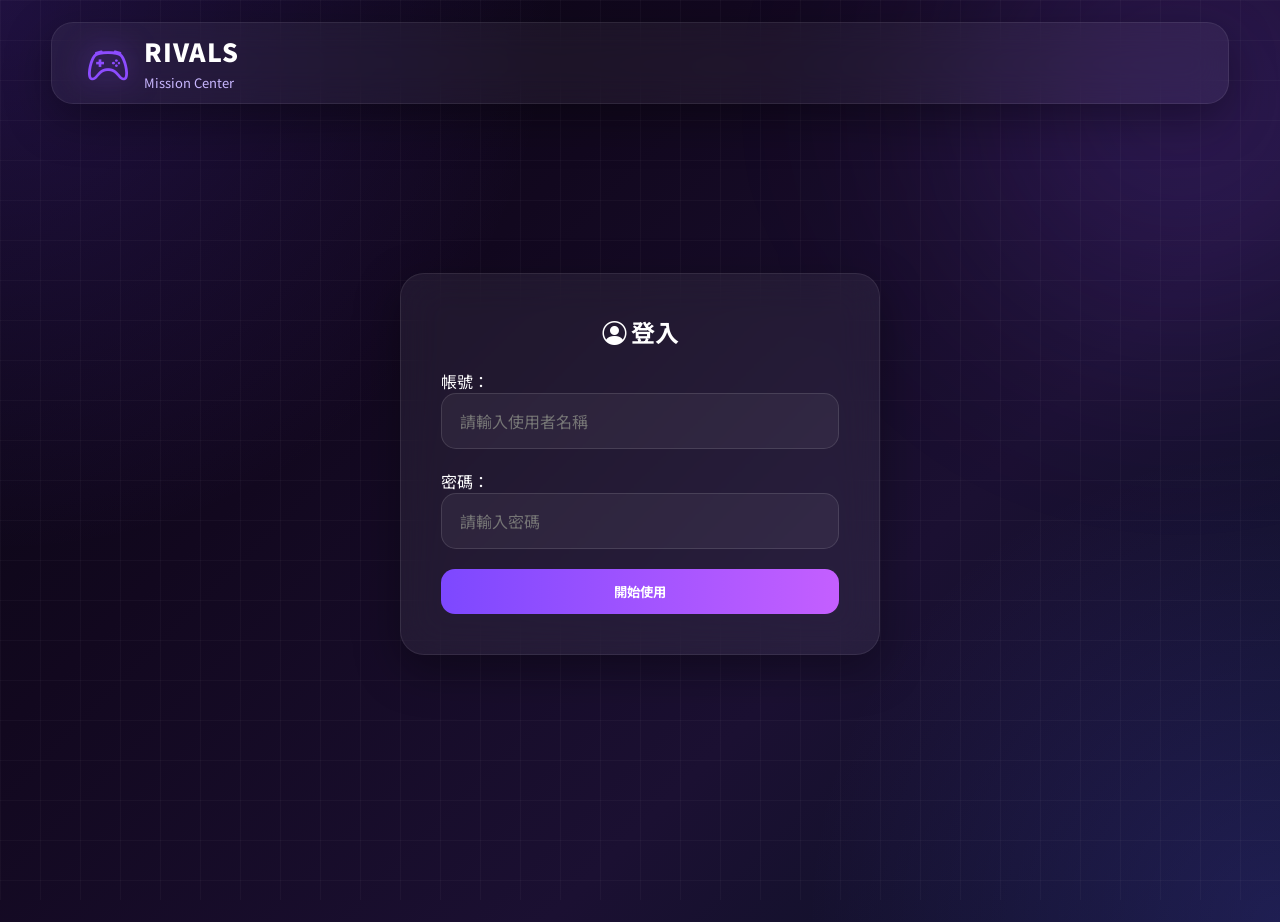
<file: login.html>
<!DOCTYPE html>
<html lang="zh-TW">

<head>

    <meta charset="UTF-8">

    <meta name="viewport" content="width=device-width, initial-scale=1.0">

    <title>登入 - Rivals Mission Center</title>

    <link rel="stylesheet" href="css/style.css">

    <link rel="stylesheet"
        href="https://cdn.jsdelivr.net/npm/bootstrap-icons@1.13.1/font/bootstrap-icons.min.css">

    <link href="https://fonts.googleapis.com/css2?family=Noto+Sans+TC:wght@300;400;500;700;900&display=swap"
        rel="stylesheet">

</head>

<body>

<nav class="navbar">

    <a class="logo" href="index.html">

        <i class="bi bi-controller"></i>

        <div>

            <h2>RIVALS</h2>

            <span>Mission Center</span>

        </div>

    </a>

</nav>

<main>

<section class="login-page">

<div class="login-card">

<h2>

<i class="bi bi-person-circle"></i>

登入

</h2>

<label>帳號：</label>

<input
    type="text"
    id="username"
    placeholder="請輸入使用者名稱">

<label>密碼：</label>

<input
    id="password"
    type="password"
    placeholder="請輸入密碼">

<button id="loginBtn" class="btn">

開始使用

</button>

</div>

</section>

</main>

<script src="js/login.js"></script>

</body>

</html>
</file>
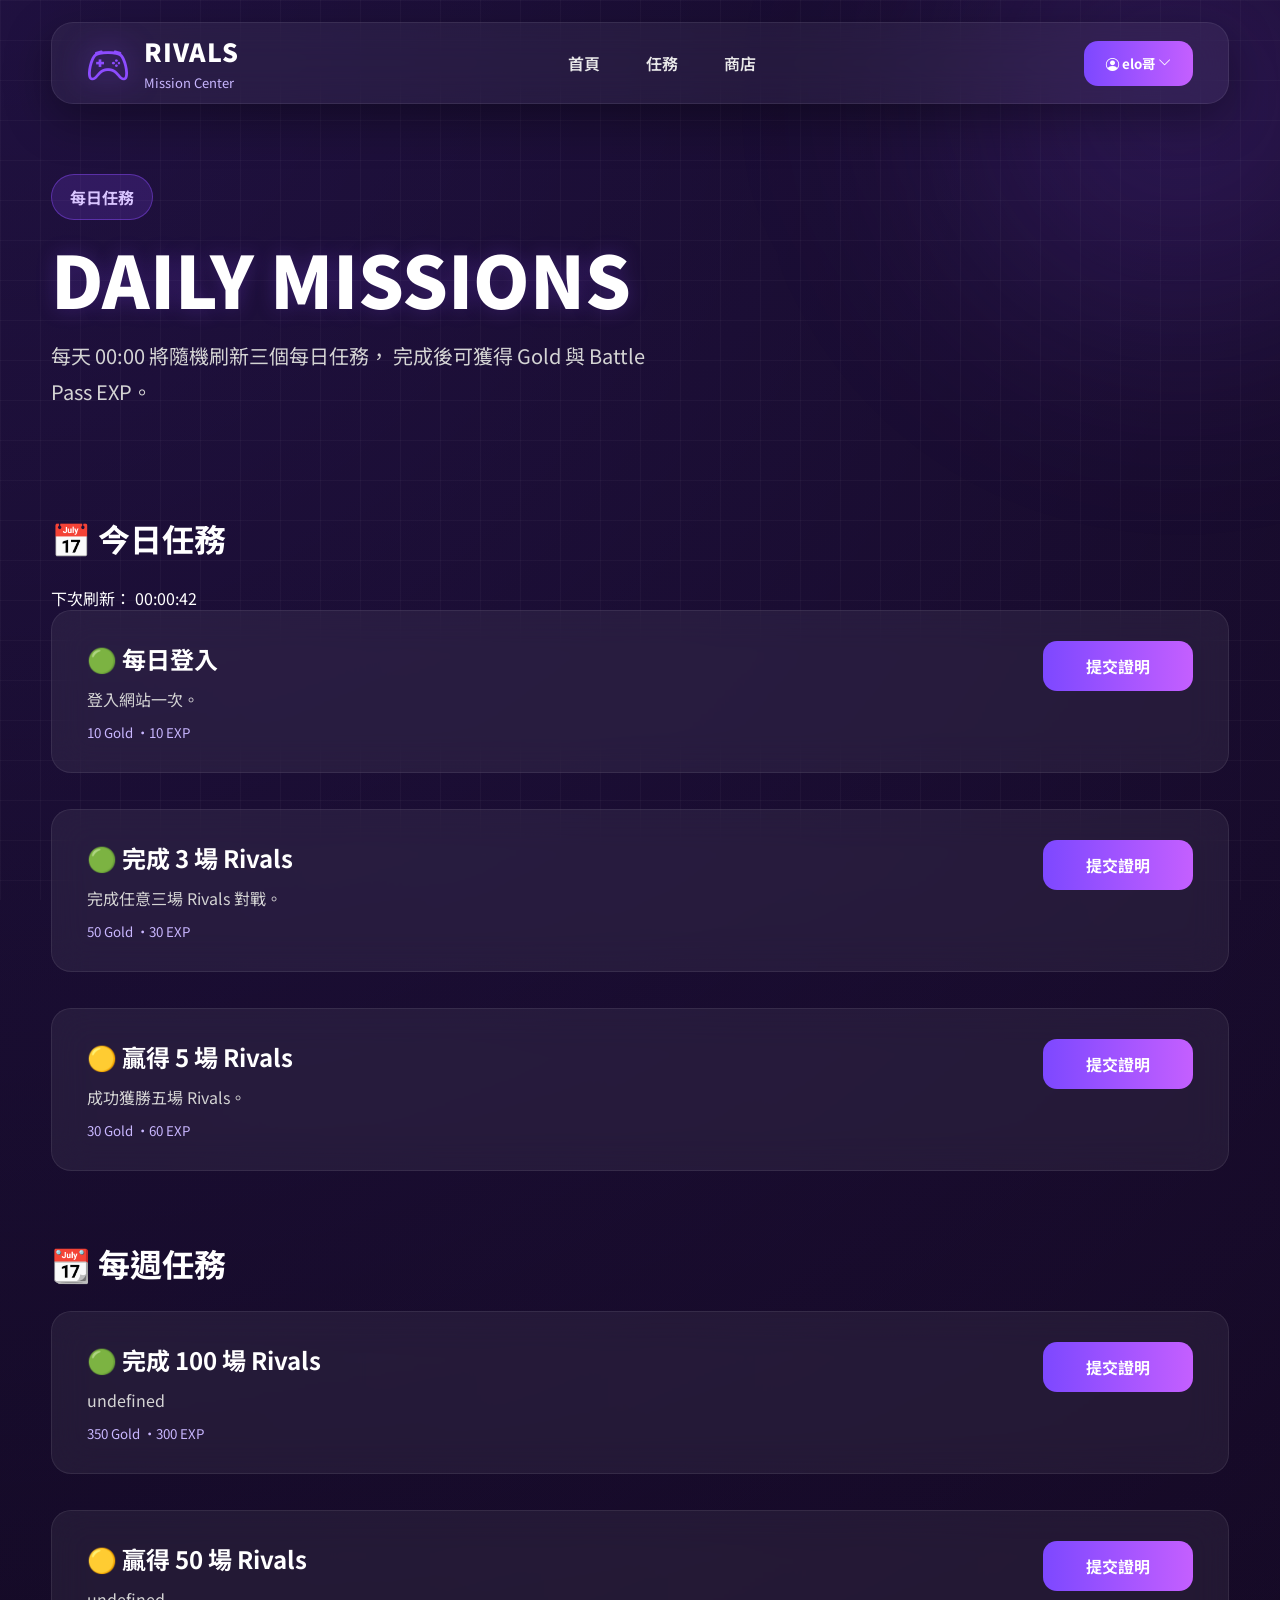
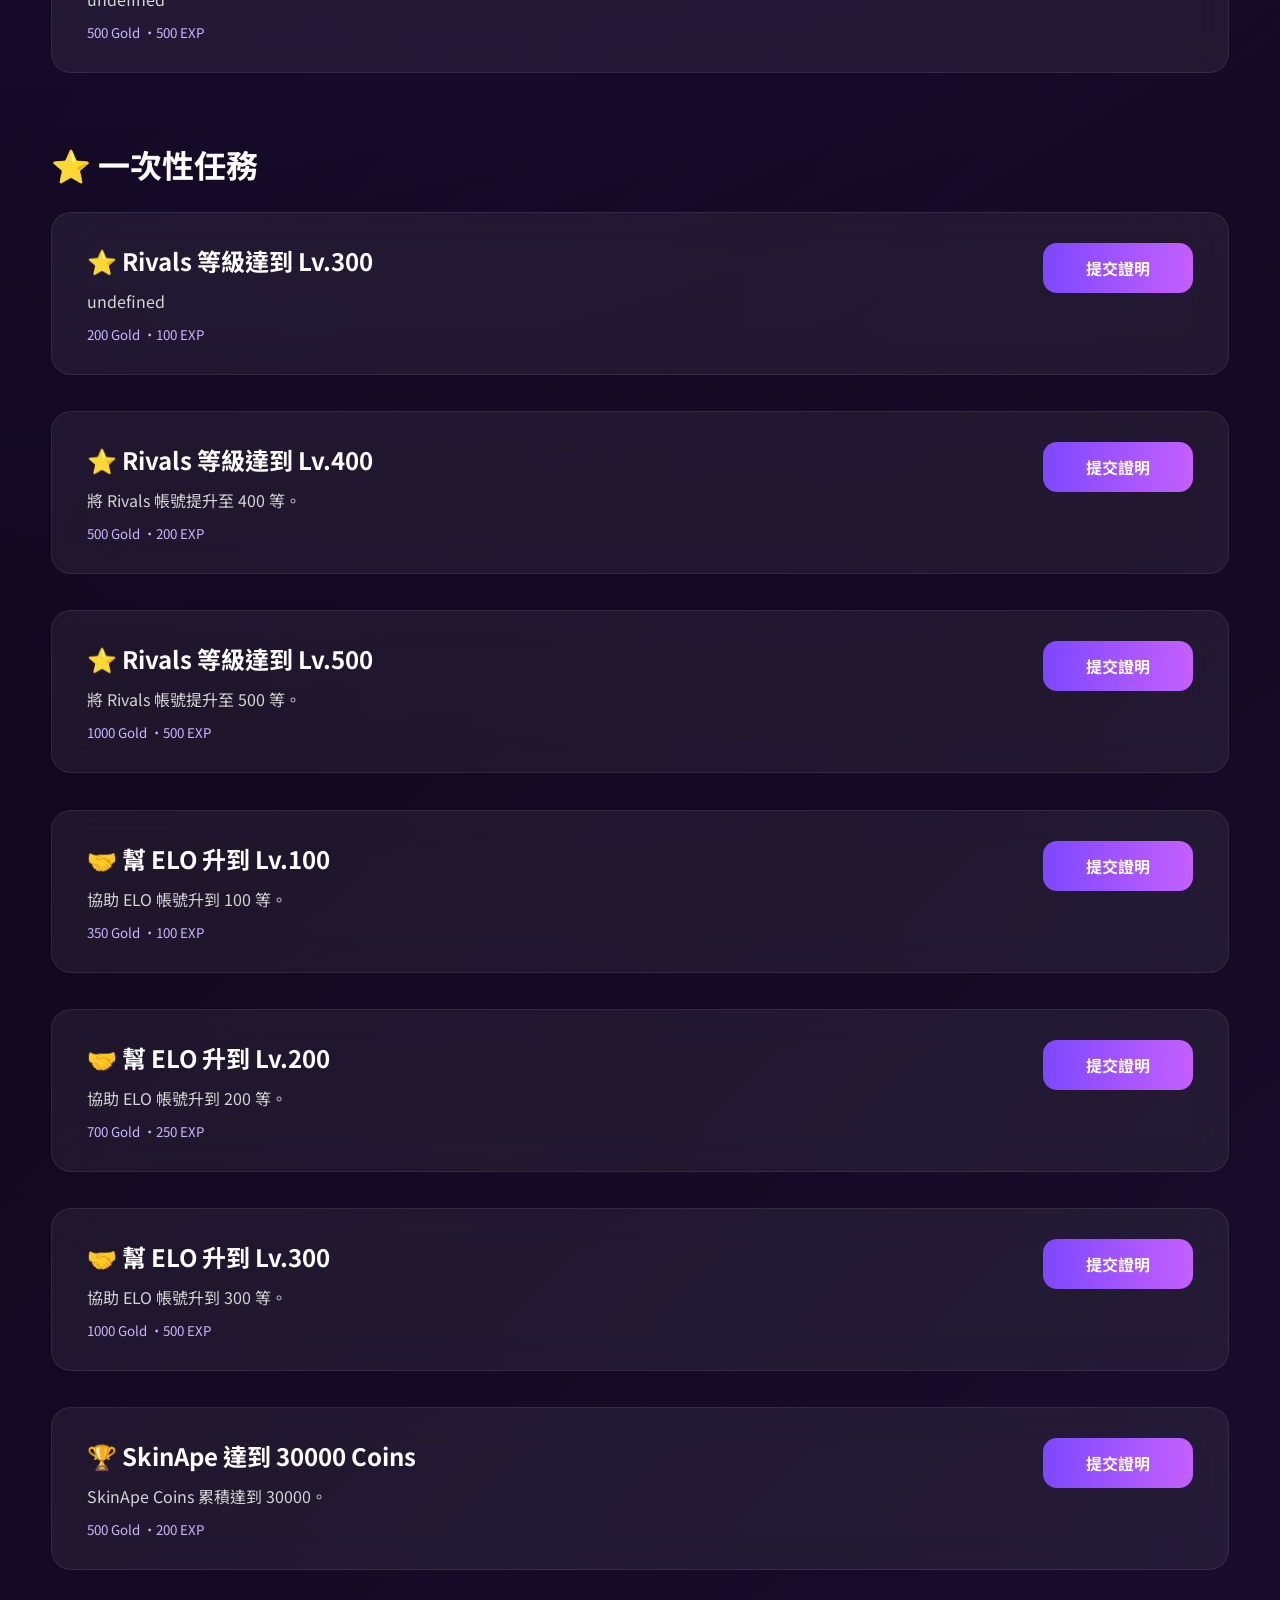
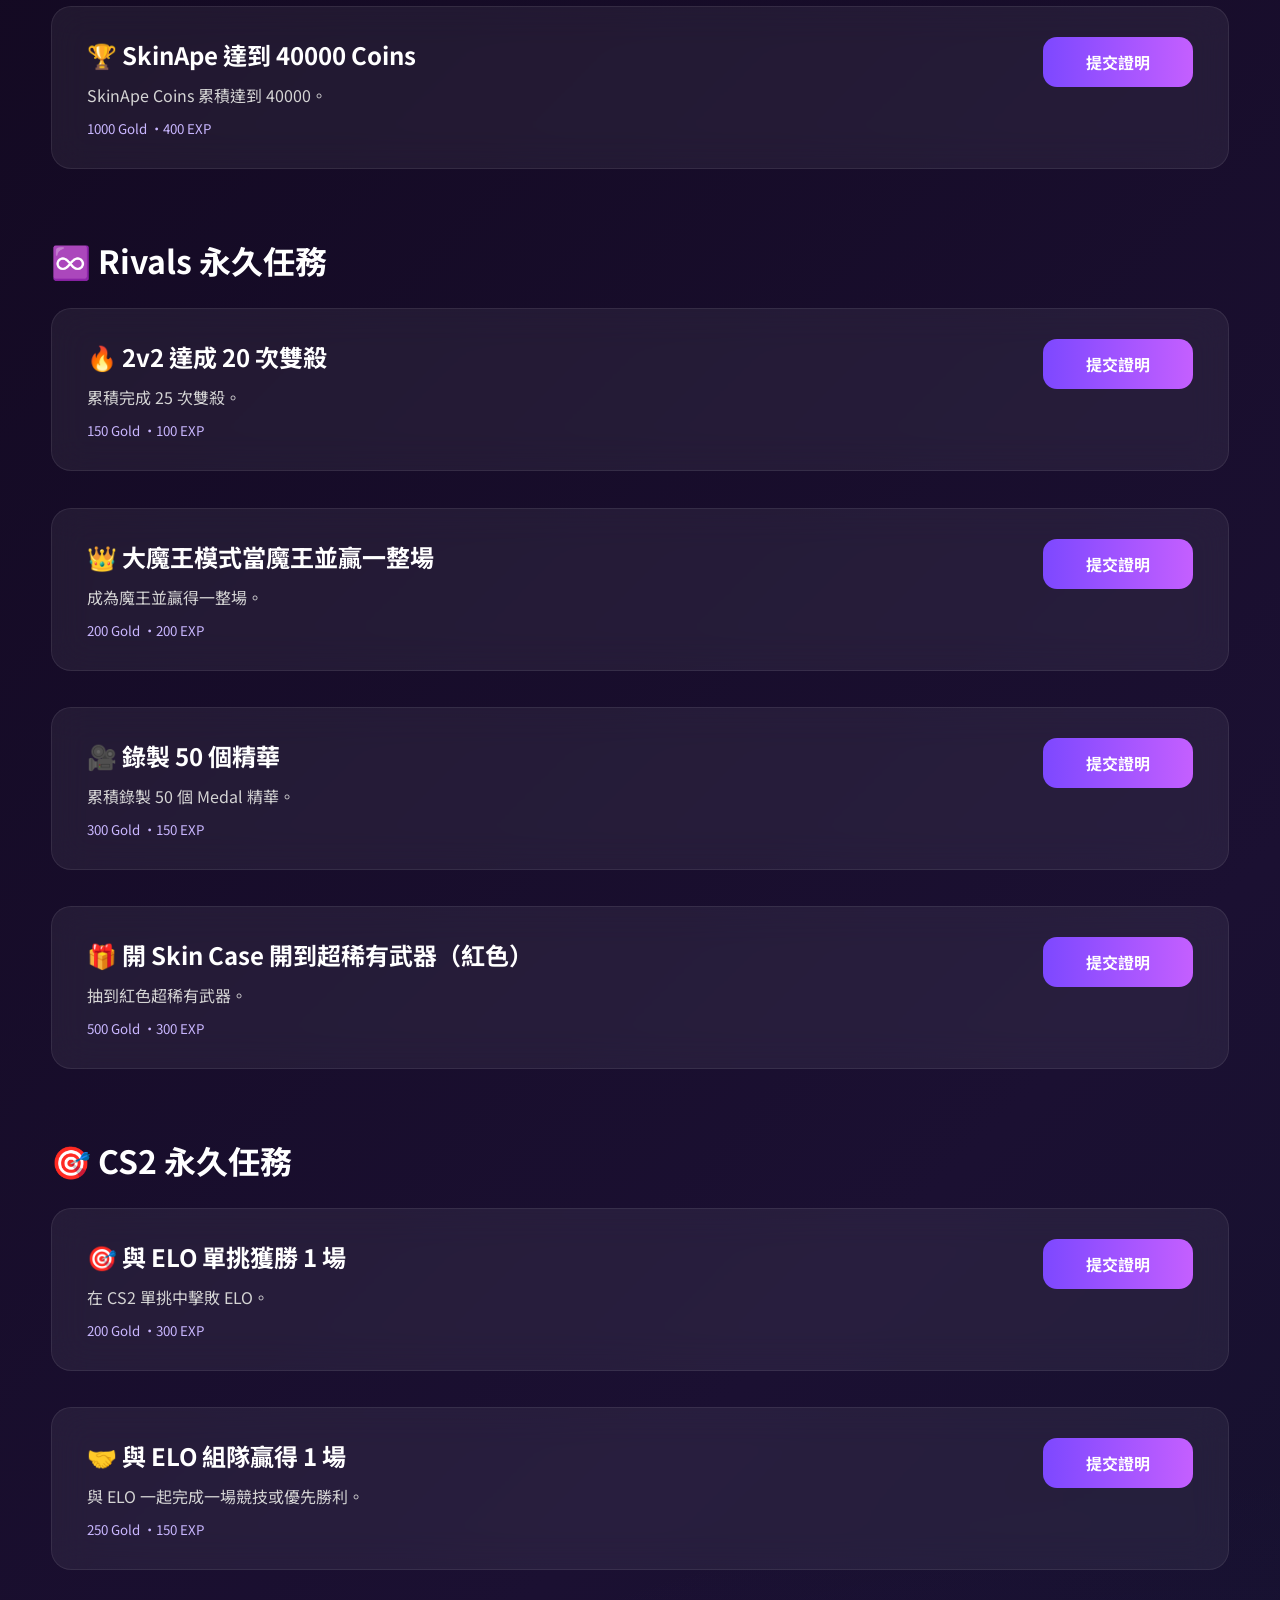
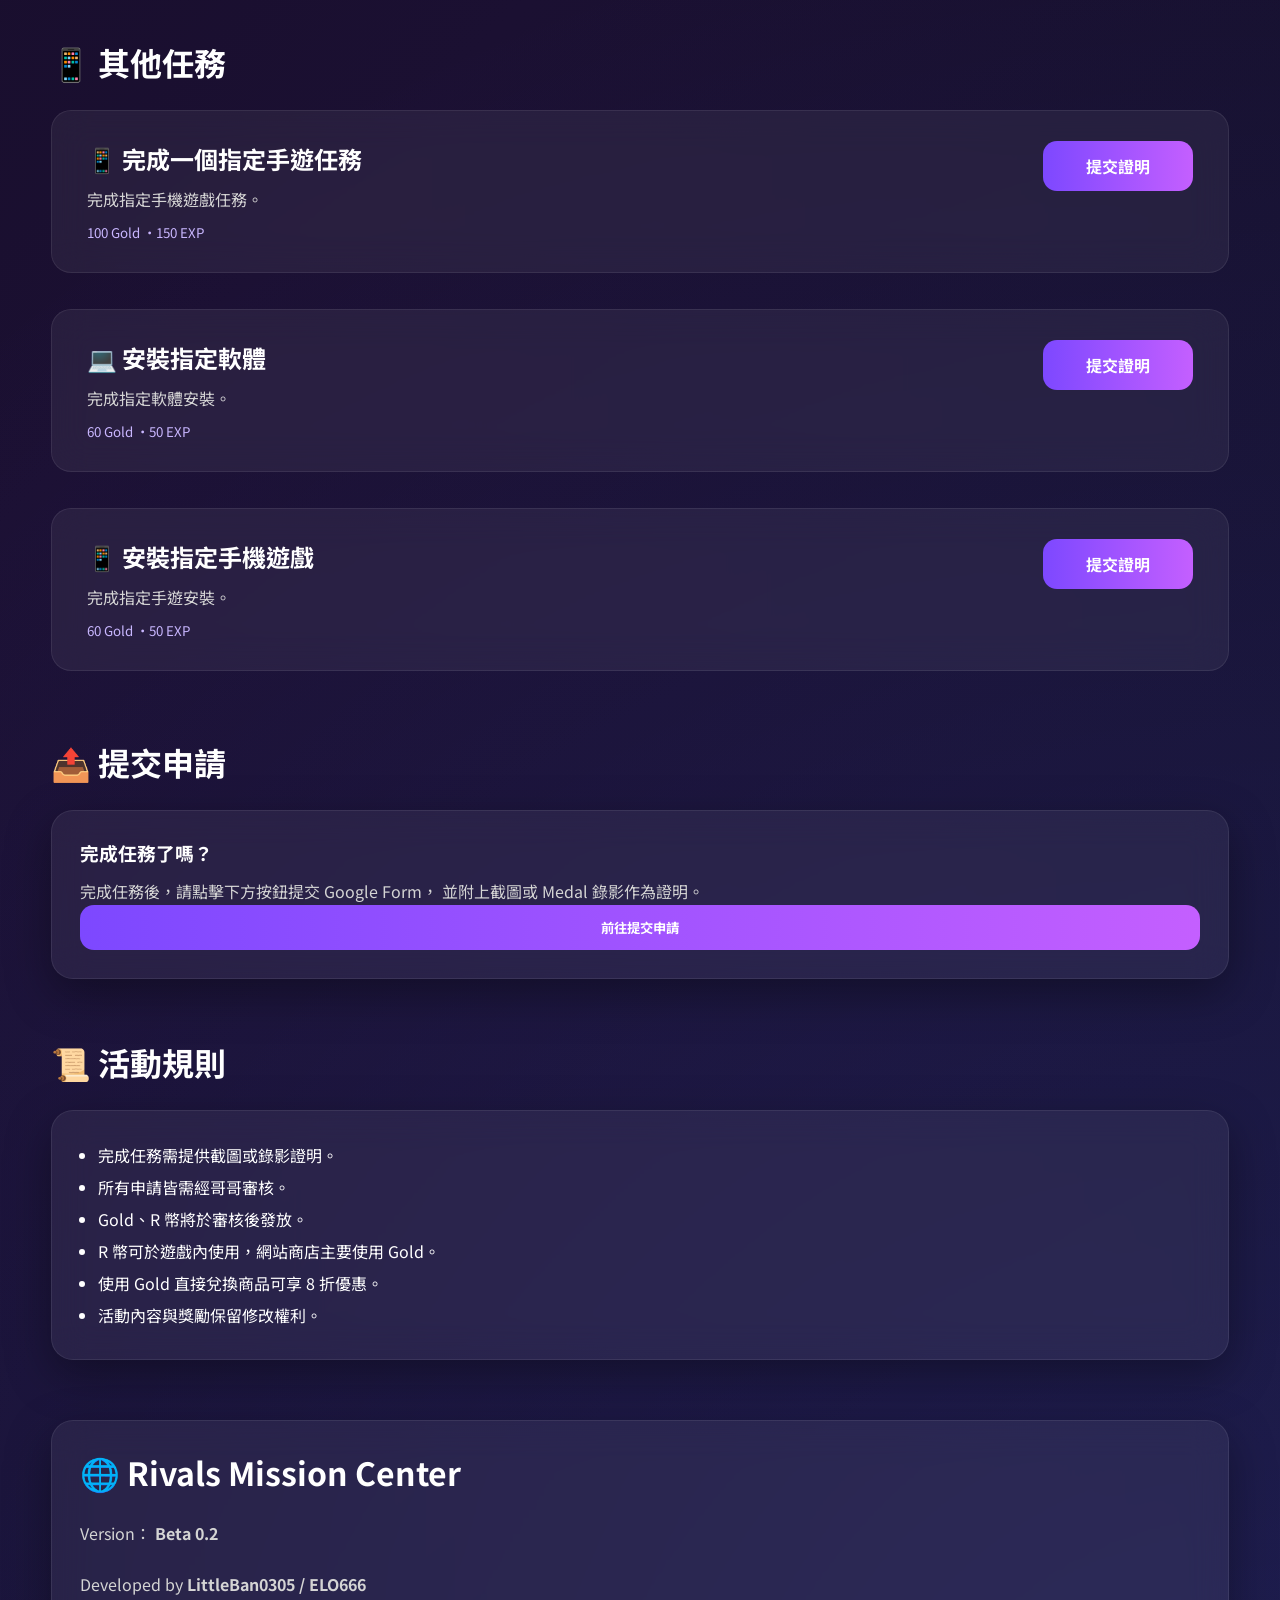
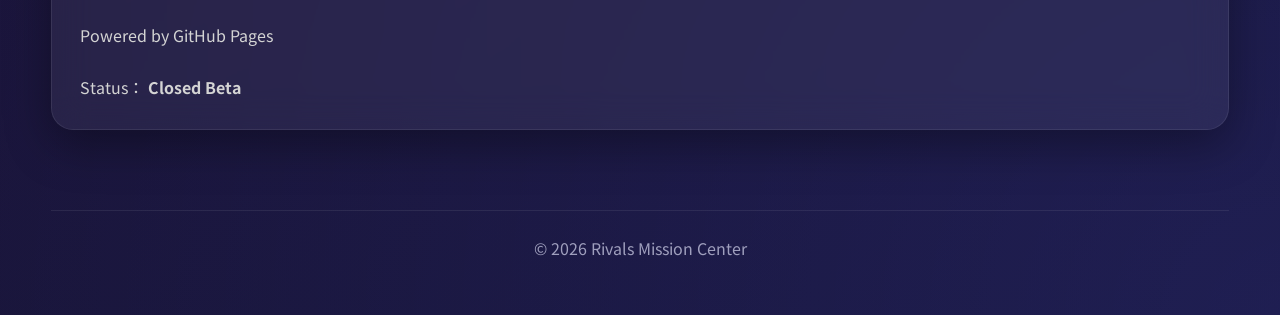
<file: missions.html>
<!DOCTYPE html>
<html lang="zh-TW">

<head>

    <meta charset="UTF-8">

    <meta name="viewport" content="width=device-width, initial-scale=1.0">

    <title>任務中心 - Rivals Mission Center</title>

    <link rel="stylesheet" href="css/style.css">

    <link rel="stylesheet"
        href="https://cdn.jsdelivr.net/npm/bootstrap-icons@1.13.1/font/bootstrap-icons.min.css">

    <link href="https://fonts.googleapis.com/css2?family=Noto+Sans+TC:wght@300;400;500;700;900&display=swap"
        rel="stylesheet">

</head>

<body>

<nav class="navbar">

    <a class="logo" href="index.html">

        <i class="bi bi-controller"></i>

        <div>

            <h2>RIVALS</h2>

            <span>Mission Center</span>

        </div>

    </a>

    <button id="menuBtn" class="menu-btn">
        ☰
    </button>
    
    <ul class="nav-links">

        <li><a href="index.html">首頁</a></li>

        <li><a href="missions.html">任務</a></li>

        <li><a href="shop.html">商店</a></li>

    </ul>

<div class="user-menu">

    <button class="btn"  id="userBtn">
        <i class="bi bi-person-circle"></i>
        <span id="username">elo哥</span>
        <i class="bi bi-chevron-down" id="dropdownArrow"></i>
    </button>

    <div class="dropdown-menu" id="dropdownMenu">

        <div class="dropdown-header">

            <i class="bi bi-person-circle"></i>

            <div>
                <h4 id="dropdownUsername">elo哥</h4>
                <span>Closed Beta</span>
            </div>

        </div>

        <hr>

        <a href="player.html">
            <i class="bi bi-person"></i>
            玩家中心
        </a>

        <button id="editProfileBtn">
            <i class="bi bi-pencil"></i>
            編輯資料
        </button>

        <hr>

        <button id="logoutBtn">
            <i class="bi bi-box-arrow-right"></i>
            登出
        </button>

    </div>

</div>

</nav>

<header class="hero">

    <div class="hero-left">

        <span class="season-badge">

            每日任務

        </span>

        <h1>

            DAILY MISSIONS

        </h1>

        <p>

            每天 00:00 將隨機刷新三個每日任務，
            完成後可獲得 Gold 與 Battle Pass EXP。

        </p>

    </div>

</header>

<main>

<!-- =======================
每日任務
======================= -->

<section class="mission-section">

    <h2>📅 今日任務</h2>

    <p>
        下次刷新：
        <span id="daily-reset">00:00:00</span>
    </p>

    <div class="mission-list" id="dailyMissionList"></div>

</section>

<!-- =======================
每週任務
======================= -->

<section class="mission-section">

    <h2>📆 每週任務</h2>

    <div class="mission-list" id="weeklyMissionList"></div>

</section>

<!-- =======================
一次性任務
======================= -->

<section class="mission-section">

    <h2>⭐ 一次性任務</h2>

    <div class="mission-list" id="levelMissionList"></div>

</section>

<!-- =======================
永久任務（Rivals）
======================= -->

<section class="mission-section">

    <h2>♾️ Rivals 永久任務</h2>

    <div class="mission-list" id="permanentMissionList"></div>

</section>

<!-- =======================
永久任務（CS2）
======================= -->

<section class="mission-section">

    <h2>🎯 CS2 永久任務</h2>

    <div class="mission-list" id="csMissionList"></div>

</section>

<!-- =======================
其他任務
======================= -->

<section class="mission-section">

    <h2>📱 其他任務</h2>

    <div class="mission-list" id="otherMissionList"></div>

</section>

<!-- =======================
提交申請
======================= -->

<section class="mission-section">

<h2>

📤 提交申請

</h2>

<div class="card">

<h3>

完成任務了嗎？

</h3>

<p>

完成任務後，請點擊下方按鈕提交 Google Form，
並附上截圖或 Medal 錄影作為證明。

</p>

<button
    class="btn"
    id="missionFormBtn">

    前往提交申請

</button>

</div>

</section>

<!-- =======================
活動規則
======================= -->

<section class="mission-section">

<h2>

📜 活動規則

</h2>

<div class="card">

<ul>

<li>完成任務需提供截圖或錄影證明。</li>

<li>所有申請皆需經哥哥審核。</li>

<li>Gold、R 幣將於審核後發放。</li>

<li>R 幣可於遊戲內使用，網站商店主要使用 Gold。</li>

<li>使用 Gold 直接兌換商品可享 8 折優惠。</li>

<li>活動內容與獎勵保留修改權利。</li>

</ul>

</div>

</section>

<!-- =======================
網站資訊
======================= -->

<section class="mission-section">

<div class="card">

<h2>

🌐 Rivals Mission Center

</h2>

<p>

Version：

<strong>

Beta 0.2

</strong>

</p>

<br>

<p>

Developed by

<strong>

LittleBan0305 / ELO666

</strong>

</p>

<br>

<p>

Powered by GitHub Pages

</p>

<br>

<p>

Status：

<strong>

Closed Beta

</strong>

</p>

</div>

</section>

</main>

<footer>

<p>

© 2026 Rivals Mission Center

</p>

</footer>

<!-- Edit Profile Modal -->

<div class="modal" id="editModal">

    <div class="modal-content">

        <h2>編輯個人資料</h2>

        <label>暱稱：</label>
        <input type="text" id="editNickname">

        <label>Roblox 使用者名稱：</label>
        <input type="text" id="editRoblox">

        <label>Discord ID：</label>
        <input type="text" id="editDiscord">

        <div class="modal-buttons">

            <button id="cancelEdit">取消</button>

            <button class="btn" id="saveProfile">
                儲存
            </button>

        </div>

    </div>

</div>
    
<script src="js/missions-data.js"></script>
<script src="js/script.js"></script>
<script src="js/missions.js"></script>

</body>

</html>
</file>
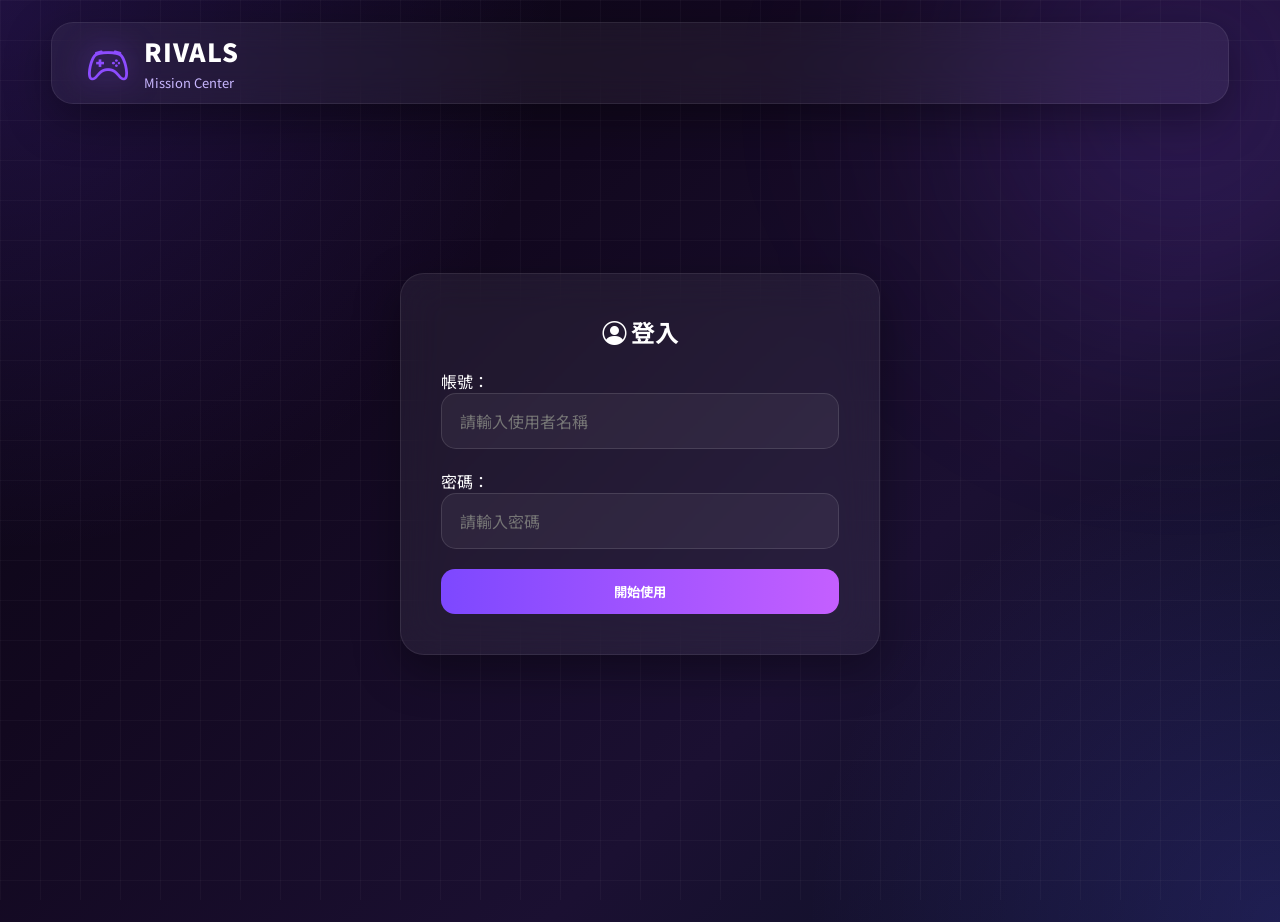
<file: player.html>
<!DOCTYPE html>
<html lang="zh-TW">

<head>

    <meta charset="UTF-8">

    <meta name="viewport" content="width=device-width, initial-scale=1.0">

    <title>玩家中心 - Rivals Mission Center</title>

    <link rel="stylesheet" href="css/style.css">

    <link rel="stylesheet"
        href="https://cdn.jsdelivr.net/npm/bootstrap-icons@1.13.1/font/bootstrap-icons.min.css">

    <link href="https://fonts.googleapis.com/css2?family=Noto+Sans+TC:wght@300;400;500;700;900&display=swap"
        rel="stylesheet">

</head>

<body>

<nav class="navbar">

    <a class="logo" href="index.html">

        <i class="bi bi-controller"></i>

        <div>

            <h2>RIVALS</h2>

            <span>Mission Center</span>

        </div>

    </a>

    <button id="menuBtn" class="menu-btn">
        ☰
    </button>
    
    <ul class="nav-links">

        <li><a href="index.html">首頁</a></li>

        <li><a href="missions.html">任務</a></li>

        <li><a href="shop.html">商店</a></li>

    </ul>

<div class="user-menu">

    <button class="btn"  id="userBtn">
        <i class="bi bi-person-circle"></i>
        <span id="username">elo哥</span>
        <i class="bi bi-chevron-down" id="dropdownArrow"></i>
    </button>

    <div class="dropdown-menu" id="dropdownMenu">

        <div class="dropdown-header">

            <i class="bi bi-person-circle"></i>

            <div>
                <h4 id="dropdownUsername">elo哥</h4>
                <span>Closed Beta</span>
            </div>

        </div>

        <hr>

        <a href="player.html">
            <i class="bi bi-person"></i>
            玩家中心
        </a>

        <button id="editProfileBtn">
            <i class="bi bi-pencil"></i>
            編輯資料
        </button>

        <hr>

        <button id="logoutBtn">
            <i class="bi bi-box-arrow-right"></i>
            登出
        </button>

    </div>

</div>

</nav>

<header class="hero">

<div class="hero-left">

<span class="season-badge">

玩家中心

</span>

<h1>

PLAYER CENTER

</h1>

<p>

查看你的 Gold、R 幣、Battle Pass 與個人資料。

</p>

</div>

</header>

<main>

<section class="dashboard">

<div class="card">

<h2>

<i class="bi bi-person-circle"></i>

玩家資訊

</h2>

<h3 id="playerName">
    載入中...
</h3>

<p>
Roblox使用者名稱：
<strong id="playerRoblox">
    未設定
</strong>
</p>

<p>
Discord ID：
<strong id="playerDiscord">
    未設定
</strong>
</p>

<p id="playerTitle">
    Rookie
</p>

<p id="playerLevel">
    Lv.1
</p>

<p id="joinDate">

加入身分：

----

</p>

</div>

<div class="card">

<h2>

🪙 Gold

</h2>

<h1 id="gold">

0

</h1>

</div>

<div class="card">

<h2>

💎 R 幣

</h2>

<h1 id="rcoin">

0

</h1>

</div>

</section>

<!-- =======================
Battle Pass
======================= -->

<section class="dashboard">

<div class="card">

<h2>

⭐ Battle Pass

</h2>

<h3 id="battlePassLevel">

Lv.1

</h3>

<div class="progress">

<div
class="progress-bar"
id="battlePassProgress"
style="width:0%">

</div>

</div>

<p id="battlePassExp">

0 / 100 EXP

</p>

</div>

<div class="card">

<h2>

🎖 玩家稱號

</h2>

<h1 id="playerRank">

Rookie

</h1>

<p>

依照 Battle Pass 等級自動提升。

</p>

</div>

<div class="card">

<h2>

📊 任務統計

</h2>

<p>

每日任務：
<span id="dailyMissionCount">

0

</span>

</p>

<p>

每週任務：
<span id="weeklyMissionCount">

0

</span>

</p>

<p>

永久任務：
<span id="permanentMissionCount">

0

</span>

</p>

<p>

總完成數：
<span id="totalMissionCount">

0

</span>

</p>

</div>

</section>

<!-- =======================
玩家進度
======================= -->

<section class="mission-section">

<h2>

📈 玩家進度

</h2>

<div class="card">

<p>

目前 Battle Pass：

<strong id="currentBP">

Lv.1</strong>

</p>

<br>

<p>

下一級還需要：

<strong id="nextLevelExp">

100 EXP</strong>

</p>

<br>

<div class="progress">

<div
class="progress-bar"
id="expProgress"
style="width:0%">

</div>

</div>

</div>

</section>

<!-- =======================
背包
======================= -->

<section class="mission-section">

<h2>

🎒 背包

</h2>

<div class="dashboard">

<div class="card">

<h3>

🎁 Skin Case

</h3>

<h1 id="inventorySkinCase">

0

</h1>

<p>

目前持有數量

</p>

</div>

<div class="card">

<h3>

🥥 椰子鐮刀

</h3>

<h1 id="inventoryScythe">

0

</h1>

<p>

目前持有數量

</p>

</div>

<div class="card">

<h3>

🎁 其他物品

</h3>

<p id="inventoryOther">

目前沒有其他物品

</p>

</div>

</div>

</section>

<!-- =======================
成就
======================= -->

<section class="mission-section">

<h2>

🏆 我的成就

</h2>

<div class="dashboard">

<div class="card">

<h3>

📈 升級成就

</h3>

<p id="achievementLevel">

尚未完成

</p>

</div>

<div class="card">

<h3>

🔥 永久挑戰

</h3>

<p id="achievementPermanent">

尚未完成

</p>

</div>

<div class="card">

<h3>

⭐ 稀有成就

</h3>

<p id="achievementRare">

尚未獲得

</p>

</div>

</div>

</section>

<!-- =======================
近期活動
======================= -->

<section class="mission-section">

<h2>

📅 最近活動

</h2>

<div class="card">

<ul id="activityList">

<li>歡迎來到 Rivals Mission Center！</li>

<li>登入成功。</li>

<li>開始你的第一個任務吧！</li>

</ul>

</div>

</section>

<!-- =======================
帳號設定
======================= -->

<section class="mission-section">

<h2>

⚙️ 帳號設定

</h2>

<div class="card">

<p>

Roblox 名稱：

<strong id="settingUsername">

載入中...

</strong>

</p>

<br>

<p>

加入日期：

<strong id="settingJoinDate">

----

</strong>

</p>

<br>

<button id="btn logoutBtn">

🚪 登出

</button>

</div>

</section>

<section class="mission-section">

<h2>

📜 購買紀錄

</h2>

<div
    class="mission-list"
    id="purchaseHistory">
</div>

</section>
    
<!-- =======================
網站資訊
======================= -->

<section class="mission-section">

<div class="card">

<h2>

🌐 Rivals Mission Center

</h2>

<p>

Version：

<strong>

Beta 0.2

</strong>

</p>

<br>

<p>

Developed by

<strong>

LittleBan0305 / ELO666

</strong>

</p>

<br>

<p>

Powered by GitHub Pages

</p>

<br>

<p>

Status：

<strong>

Closed Beta

</strong>

</p>

</div>

</section>

</main>

<footer>

<p>

© 2026 Rivals Mission Center

</p>

</footer>

<!-- Edit Profile Modal -->

<div class="modal" id="editModal">

    <div class="modal-content">

        <h2>編輯個人資料</h2>

        <label>暱稱：</label>
        <input type="text" id="editNickname">

        <label>Roblox 使用者名稱：</label>
        <input type="text" id="editRoblox">

        <label>Discord ID：</label>
        <input type="text" id="editDiscord">

        <div class="modal-buttons">

            <button id="cancelEdit">取消</button>

            <button class="btn" id="saveProfile">
                儲存
            </button>

        </div>

    </div>

</div>
    
<script src="js/script.js"></script>

<script src="js/player.js"></script>

</body>

</html>
</file>
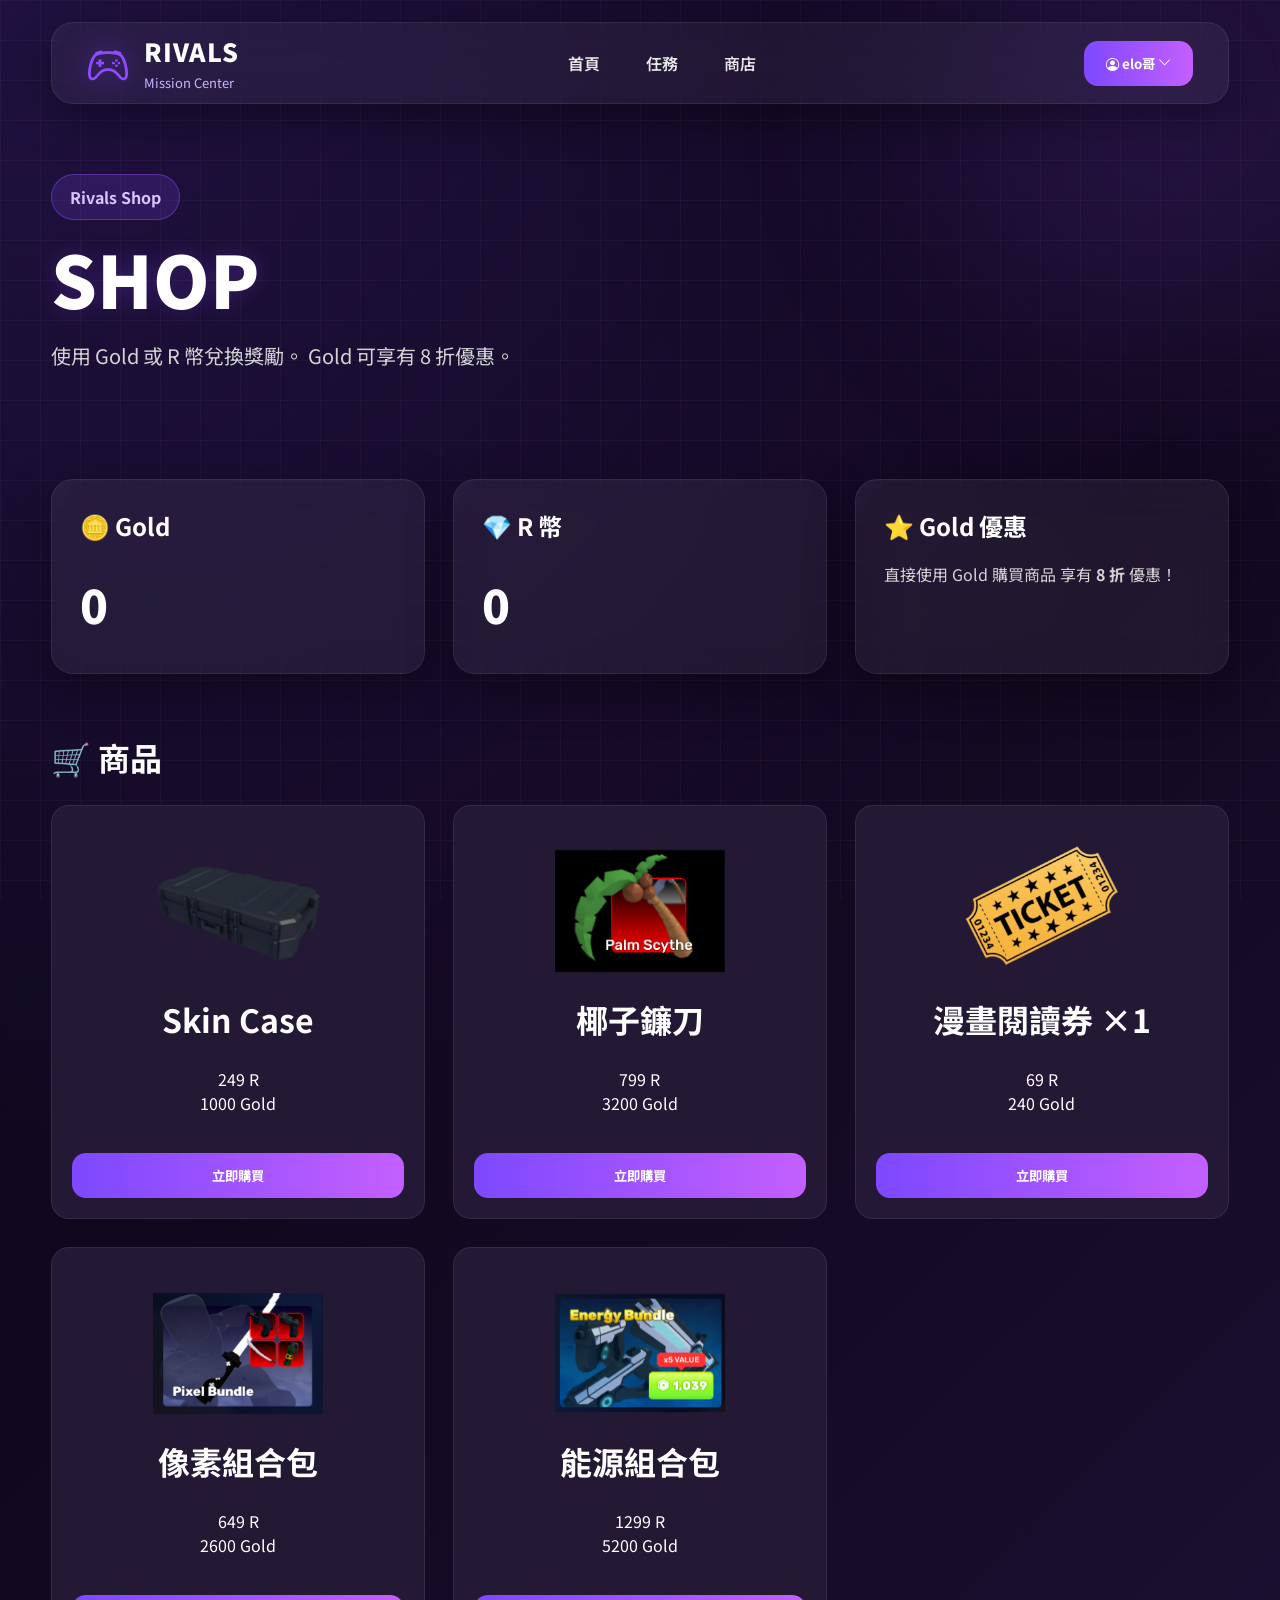
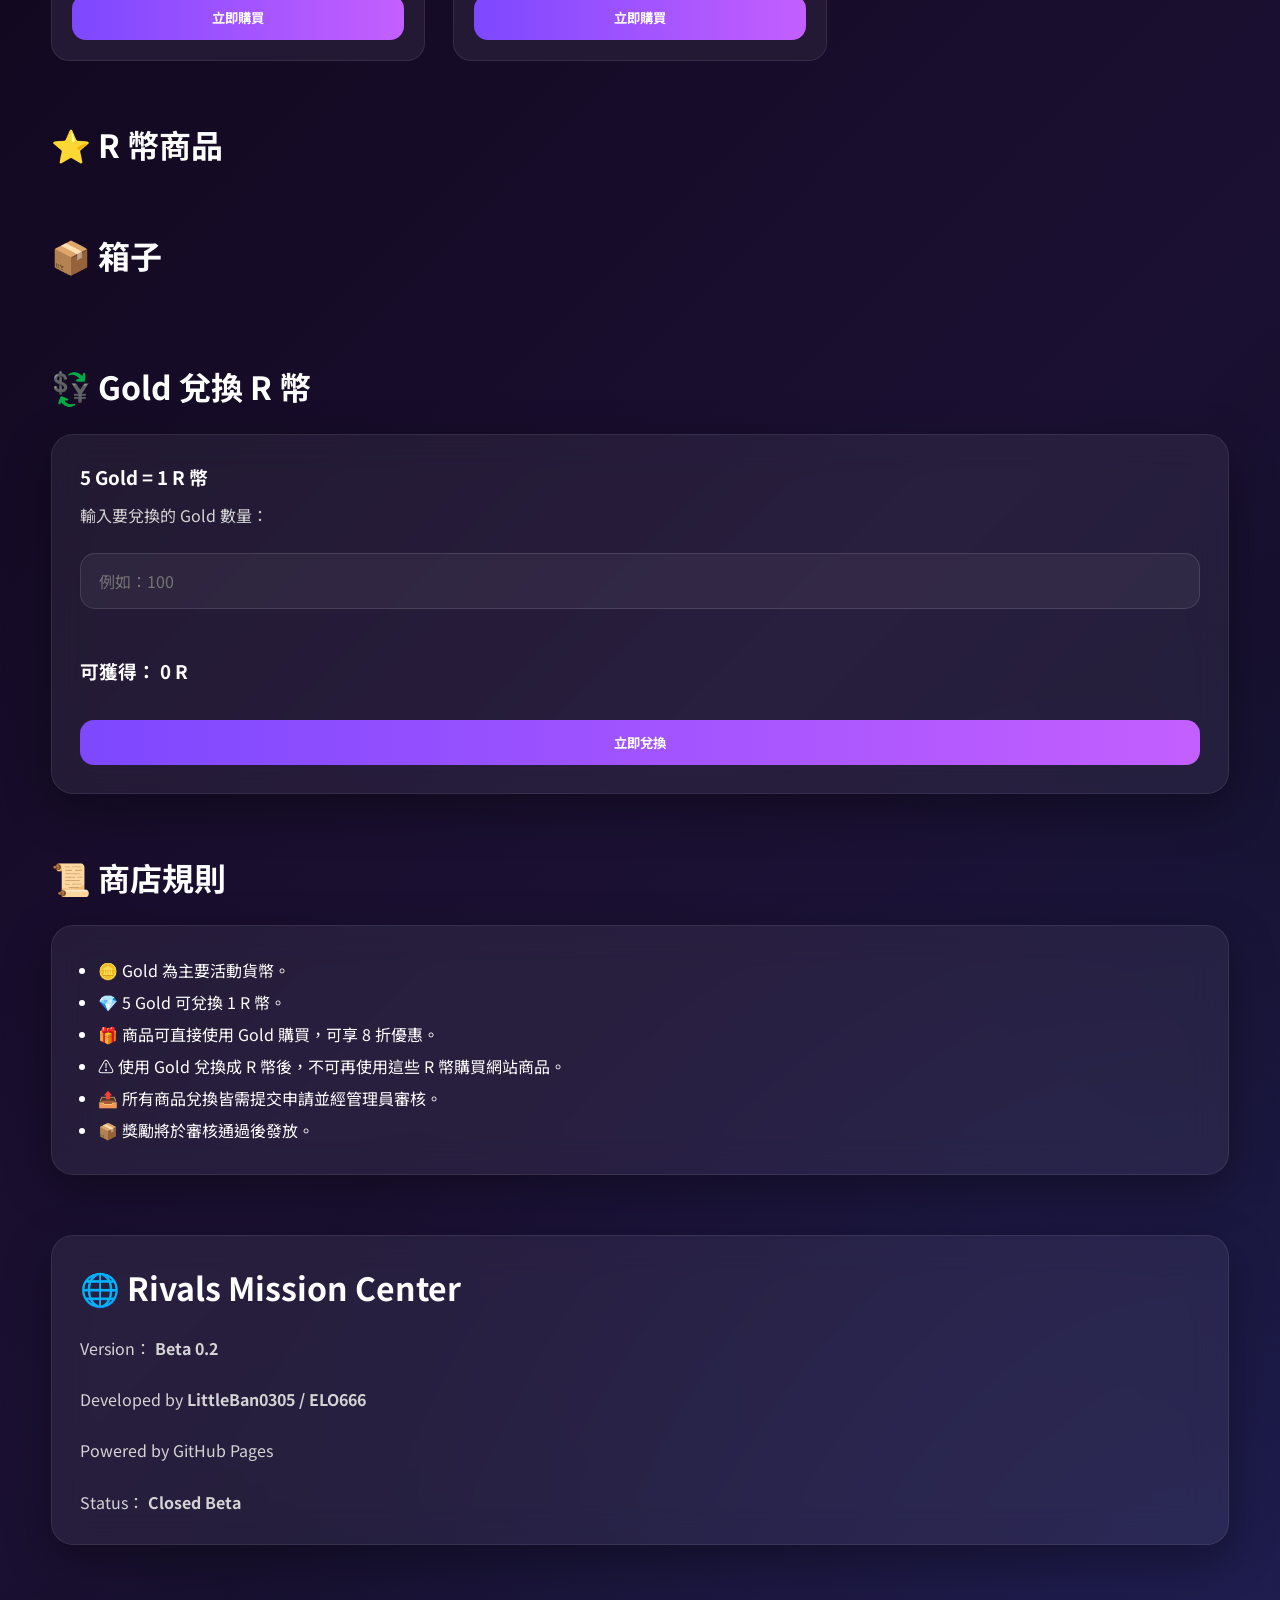
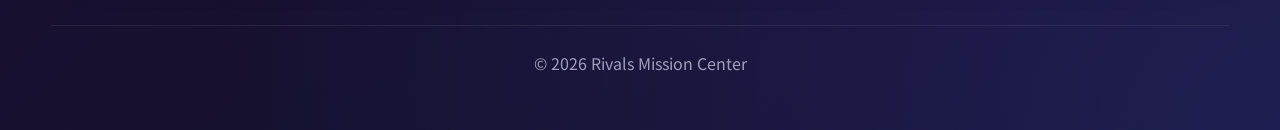
<file: shop.html>
<!DOCTYPE html>
<html lang="zh-TW">

<head>

    <meta charset="UTF-8">

    <meta name="viewport" content="width=device-width, initial-scale=1.0">

    <title>商店 - Rivals Mission Center</title>

    <link rel="stylesheet" href="css/style.css">

    <link rel="stylesheet"
        href="https://cdn.jsdelivr.net/npm/bootstrap-icons@1.13.1/font/bootstrap-icons.min.css">

    <link href="https://fonts.googleapis.com/css2?family=Noto+Sans+TC:wght@300;400;500;700;900&display=swap"
        rel="stylesheet">

</head>

<body>

<nav class="navbar">

    <a class="logo" href="index.html">

        <i class="bi bi-controller"></i>

        <div>

            <h2>RIVALS</h2>

            <span>Mission Center</span>

        </div>

    </a>

    <button id="menuBtn" class="menu-btn">
        ☰
    </button>
    
    <ul class="nav-links">

        <li><a href="index.html">首頁</a></li>

        <li><a href="missions.html">任務</a></li>

        <li><a href="shop.html">商店</a></li>

    </ul>

<div class="user-menu">

    <button class="btn"  id="userBtn">
        <i class="bi bi-person-circle"></i>
        <span id="username">elo哥</span>
        <i class="bi bi-chevron-down" id="dropdownArrow"></i>
    </button>

    <div class="dropdown-menu" id="dropdownMenu">

        <div class="dropdown-header">

            <i class="bi bi-person-circle"></i>

            <div>
                <h4 id="dropdownUsername">elo哥</h4>
                <span>Closed Beta</span>
            </div>

        </div>

        <hr>

        <a href="player.html">
            <i class="bi bi-person"></i>
            玩家中心
        </a>

        <button id="editProfileBtn">
            <i class="bi bi-pencil"></i>
            編輯資料
        </button>

        <hr>

        <button id="logoutBtn">
            <i class="bi bi-box-arrow-right"></i>
            登出
        </button>

    </div>

</div>

</nav>

<header class="hero">

<div class="hero-left">

<span class="season-badge">

Rivals Shop

</span>

<h1>

SHOP

</h1>

<p>

使用 Gold 或 R 幣兌換獎勵。

Gold 可享有 8 折優惠。

</p>

</div>

</header>

<main>

<section class="dashboard">

<div class="card">

<h2>

🪙 Gold

</h2>

<h1 id="shopGold">

0

</h1>

</div>

<div class="card">

<h2>

💎 R 幣

</h2>

<h1 id="shopRcoin">

0

</h1>

</div>

<div class="card">

<h2>

⭐ Gold 優惠

</h2>

<p>

直接使用 Gold 購買商品

享有 <strong>8 折</strong> 優惠！

</p>

</div>

</section>

<!-- 商品開始 -->

<section class="mission-section">

<h2>🛒 商品</h2>

<div
    class="dashboard"
    id="shopContainer">
</div>

</section>

<section class="mission-section">

    <h2 class="shop-title">
    
    ⭐ R 幣商品
    
    </h2>
    
    <div
    id="shopContainer"
    class="shop-grid">
    
    </div>

    <h2 class="shop-title">
    
    📦 箱子
    
    </h2>
    
    <div
    id="caseList"
    class="shop-grid">
    
    </div>

</section>

<!-- =======================
Gold 兌換 R 幣
======================= -->

<section class="mission-section">

<h2>

💱 Gold 兌換 R 幣

</h2>

<div class="card">

<h3>

5 Gold = 1 R 幣

</h3>

<p>

輸入要兌換的 Gold 數量：

</p>

<br>

<input
type="number"
id="goldInput"
placeholder="例如：100"
min="5"
step="5">

<br><br>

<h3>

可獲得：

<span id="rcoinResult">

0 R

</span>

</h3>

<br>

<button
class="btn"
id="exchangeBtn">

立即兌換

</button>

</div>

</section>

<!-- =======================
商店規則
======================= -->

<section class="mission-section">

<h2>

📜 商店規則

</h2>

<div class="card">

<ul>

<li>🪙 Gold 為主要活動貨幣。</li>

<li>💎 5 Gold 可兌換 1 R 幣。</li>

<li>🎁 商品可直接使用 Gold 購買，可享 8 折優惠。</li>

<li>⚠️ 使用 Gold 兌換成 R 幣後，不可再使用這些 R 幣購買網站商品。</li>

<li>📤 所有商品兌換皆需提交申請並經管理員審核。</li>

<li>📦 獎勵將於審核通過後發放。</li>

</ul>

</div>

</section>

<!-- =======================
網站資訊
======================= -->

<section class="mission-section">

<div class="card">

<h2>

🌐 Rivals Mission Center

</h2>

<p>

Version：

<strong>

Beta 0.2

</strong>

</p>

<br>

<p>

Developed by

<strong>

LittleBan0305 / ELO666

</strong>

</p>

<br>

<p>

Powered by GitHub Pages

</p>

<br>

<p>

Status：

<strong>

Closed Beta

</strong>

</p>

</div>

</section>

</main>

<footer>

<p>

© 2026 Rivals Mission Center

</p>

</footer>

<!-- Edit Profile Modal -->

<div class="modal" id="editModal">

    <div class="modal-content">

        <h2>編輯個人資料</h2>

        <label>暱稱：</label>
        <input type="text" id="editNickname">

        <label>Roblox 使用者名稱：</label>
        <input type="text" id="editRoblox">

        <label>Discord ID：</label>
        <input type="text" id="editDiscord">

        <div class="modal-buttons">

            <button id="cancelEdit">取消</button>

            <button class="btn" id="saveProfile">
                儲存
            </button>

        </div>

    </div>

</div>

<script src="js/items-data.js"></script>
<script src="js/cases-data.js"></script>
<script src="js/database.js"></script>
<script src="js/script.js"></script>
<script src="js/shop.js"></script>

</body>

</html>
</file>
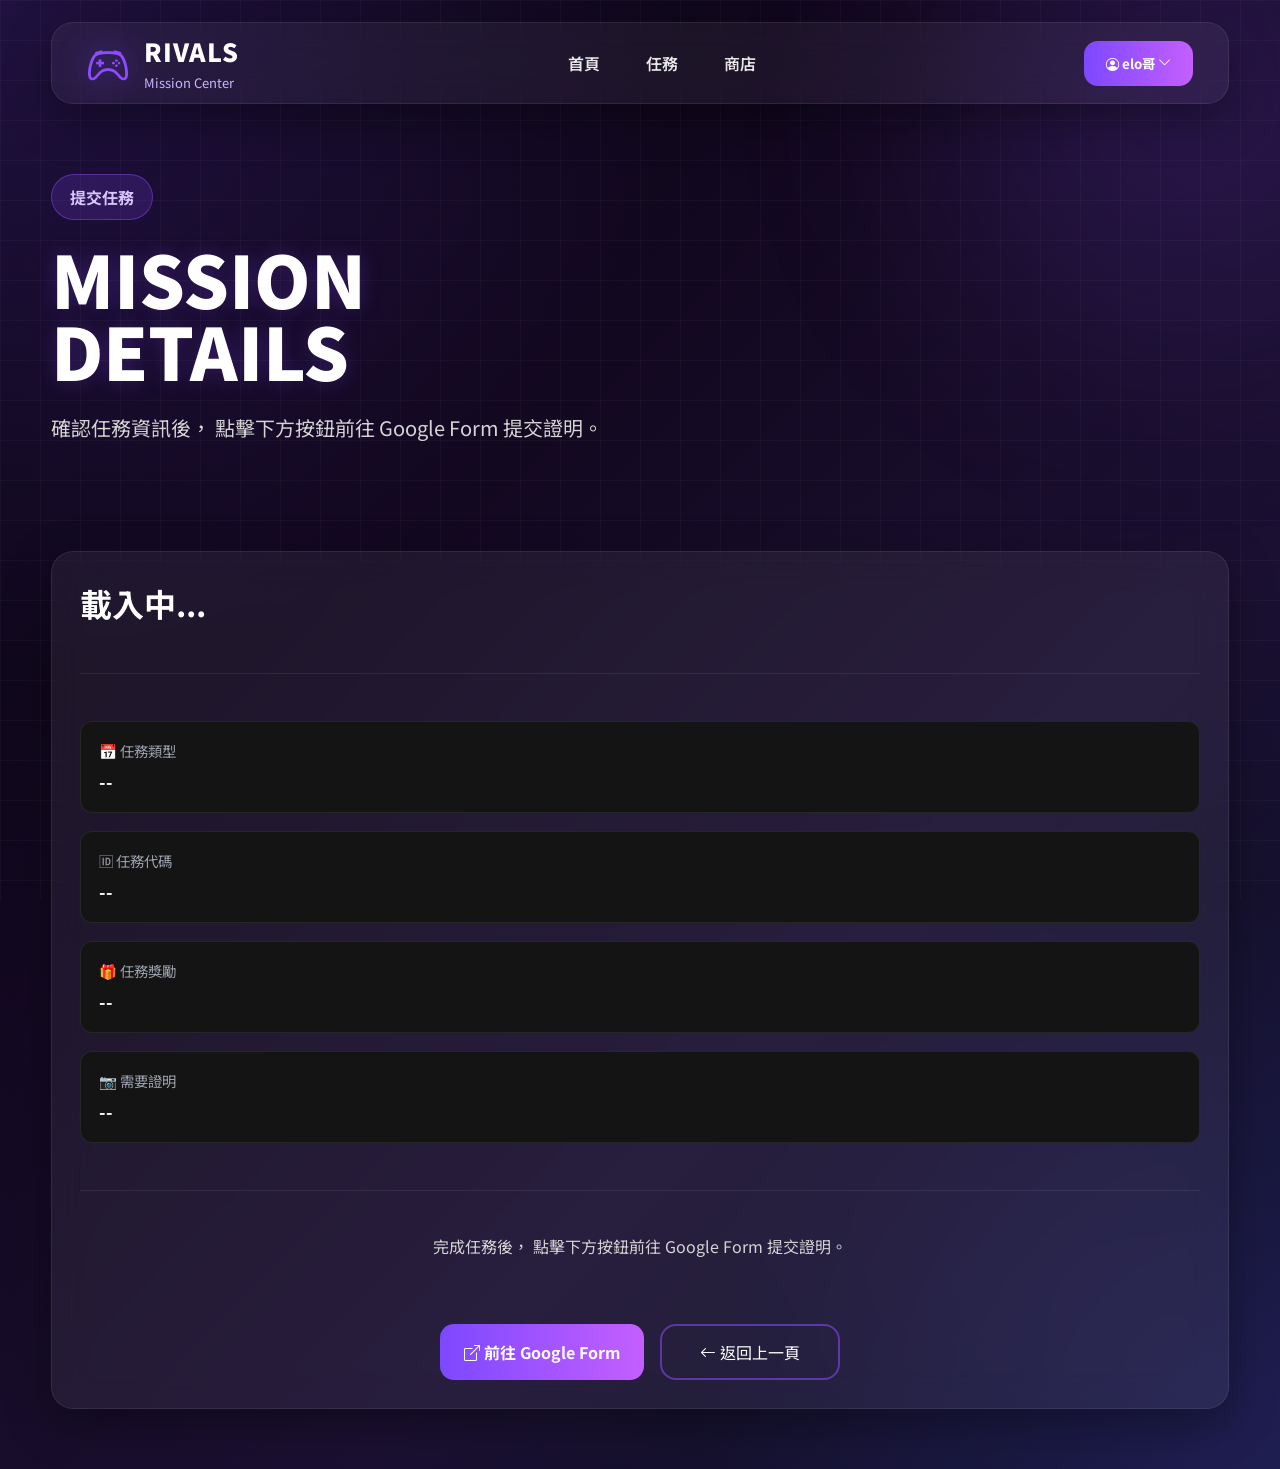
<file: submit.html>
<!DOCTYPE html>
<html lang="zh-TW">

<head>

    <meta charset="UTF-8">
    <meta name="viewport" content="width=device-width, initial-scale=1.0">

    <title>提交任務 - Rivals Mission Center</title>

    <link rel="stylesheet" href="css/style.css">

    <link rel="stylesheet"
        href="https://cdn.jsdelivr.net/npm/bootstrap-icons@1.13.1/font/bootstrap-icons.min.css">

    <link href="https://fonts.googleapis.com/css2?family=Noto+Sans+TC:wght@300;400;500;700;900&display=swap"
        rel="stylesheet">

</head>

<body>

<!-- Navbar -->

<nav class="navbar">

    <a class="logo" href="index.html">

        <i class="bi bi-controller"></i>

        <div>

            <h2>RIVALS</h2>
            <span>Mission Center</span>

        </div>

    </a>

    <button id="menuBtn" class="menu-btn">
        ☰
    </button>
    
    <ul class="nav-links">

        <li><a href="index.html">首頁</a></li>
        <li><a href="missions.html">任務</a></li>
        <li><a href="shop.html">商店</a></li>

    </ul>

    <div class="user-menu">

        <button class="btn" id="userBtn">

            <i class="bi bi-person-circle"></i>

            <span id="username">elo哥</span>

            <i class="bi bi-chevron-down" id="dropdownArrow"></i>

        </button>

        <div class="dropdown-menu" id="dropdownMenu">

            <div class="dropdown-header">

                <i class="bi bi-person-circle"></i>

                <div>

                    <h4 id="dropdownUsername">elo哥</h4>

                    <span>Closed Beta</span>

                </div>

            </div>

            <hr>

            <a href="player.html">

                <i class="bi bi-person"></i>

                玩家中心

            </a>

            <button id="editProfileBtn">

                <i class="bi bi-pencil"></i>

                編輯資料

            </button>

            <hr>

            <button id="logoutBtn">

                <i class="bi bi-box-arrow-right"></i>

                登出

            </button>

        </div>

    </div>

</nav>

<!-- Hero -->

<header class="hero">

    <div class="hero-left">

        <span class="season-badge">

            提交任務

        </span>

        <h1>

            MISSION DETAILS

        </h1>

        <p>

            確認任務資訊後，
            點擊下方按鈕前往 Google Form 提交證明。

        </p>

    </div>

</header>

<main>

<section class="mission-section">

    <div class="card">

        <!-- 之後可加入任務圖片 -->
        <!--
        <img id="missionImage"
            src="images/default.png"
            alt="Mission">
        -->

        <h2 id="missionName">

            載入中...

        </h2>

        <hr>

<div class="submit-info">

    <div class="submit-item">

        <span>📅 任務類型</span>

        <strong id="missionType">--</strong>

    </div>

    <div class="submit-item">

        <span>🆔 任務代碼</span>

        <strong id="missionCode">--</strong>

    </div>

    <div class="submit-item">

        <span>🎁 任務獎勵</span>

        <strong id="missionReward">--</strong>

    </div>

    <div class="submit-item">

        <span>📷 需要證明</span>

        <strong id="missionProof">--</strong>

    </div>

</div>

        <hr>

        <p class="submit-note">

            完成任務後，
            點擊下方按鈕前往 Google Form 提交證明。

        </p>

        <br>

<div class="submit-buttons">

    <button class="btn" id="submitGoogle">

        <i class="bi bi-box-arrow-up-right"></i>

        前往 Google Form

    </button>

    <button
        class="outline-btn"
        onclick="history.back()">

        <i class="bi bi-arrow-left"></i>

        返回上一頁

    </button>

</div>

    </div>

</section>

</main>

<!-- Edit Profile Modal -->

<div class="modal" id="editModal">

    <div class="modal-content">

        <h2>編輯個人資料</h2>

        <label>暱稱：</label>
        <input type="text" id="editNickname">

        <label>Roblox 使用者名稱：</label>
        <input type="text" id="editRoblox">

        <label>Discord ID：</label>
        <input type="text" id="editDiscord">

        <div class="modal-buttons">

            <button id="cancelEdit">取消</button>

            <button class="btn" id="saveProfile">
                儲存
            </button>

        </div>

    </div>

</div>
    
<script src="js/missions-data.js"></script>
<script src="js/script.js"></script>
<script src="js/submit.js"></script>

</body>

</html>
</file>
<file: css/style.css>
/* ===========================================
   Rivals Mission Center
   Beta 3 UI
=========================================== */

@import url('https://fonts.googleapis.com/css2?family=Noto+Sans+TC:wght@300;400;500;700;900&display=swap');

*{

    margin:0;

    padding:0;

    box-sizing:border-box;

    font-family:"Noto Sans TC",sans-serif;

}

:root{

    --bg:#090714;

    --bg2:#130821;

    --card:rgba(255,255,255,.06);

    --border:rgba(255,255,255,.08);

    --primary:#8d4cff;

    --primary2:#c45fff;

    --text:#ffffff;

    --text2:#d4d4d4;

    --success:#45d483;

    --warning:#ffc247;

    --danger:#ff6464;

    --radius:22px;

    --shadow:0 15px 45px rgba(0,0,0,.35);

}

/* ===========================================
   Body
=========================================== */

html{

    scroll-behavior:smooth;

}

body{

    color:var(--text);

    background:

    radial-gradient(circle at top left,#7d3cff33,transparent 35%),

    radial-gradient(circle at bottom right,#6f4cff33,transparent 30%),

    linear-gradient(135deg,#080610,#12081f,#1b1032,#0b1327);

    min-height:100vh;

    overflow-x:hidden;

    position:relative;

}

/* ===========================================
   科技背景
=========================================== */

body::before{

    content:"";

    position:fixed;

    inset:0;

    background-image:

    linear-gradient(rgba(255,255,255,.03) 1px,transparent 1px),

    linear-gradient(90deg,rgba(255,255,255,.03) 1px,transparent 1px);

    background-size:40px 40px;

    pointer-events:none;

    z-index:-2;

}

body::after{

    content:"";

    position:fixed;

    width:700px;

    height:700px;

    background:radial-gradient(circle,#8d4cff33,transparent 70%);

    filter:blur(80px);

    top:-250px;

    right:-250px;

    z-index:-3;

}

/* ===========================================
   Scrollbar
=========================================== */

::-webkit-scrollbar{

    width:12px;

}

::-webkit-scrollbar-track{

    background:#120b20;

}

::-webkit-scrollbar-thumb{

    background:linear-gradient(

    180deg,

    #7d48ff,

    #c56fff

    );

    border-radius:999px;

}

::-webkit-scrollbar-thumb:hover{

    background:#b868ff;

}

/* ===========================================
   文字反白
=========================================== */

::selection{

    background:#8d4cff;

    color:white;

}

/* ===========================================
   共用
=========================================== */

img{

    max-width:100%;

    user-select:none;

}

button{

    font-family:inherit;

}

a{

    color:inherit;

    text-decoration:none;

}

main{

    width:92%;

    margin:auto;

}

/* ===========================================
   動畫
=========================================== */

@keyframes float{

    0%{

        transform:translateY(0px);

    }

    50%{

        transform:translateY(-10px);

    }

    100%{

        transform:translateY(0px);

    }

}

@keyframes fadeUp{

    from{

        opacity:0;

        transform:translateY(25px);

    }

    to{

        opacity:1;

        transform:translateY(0);

    }

}

@keyframes glow{

    0%{

        box-shadow:0 0 0 rgba(141,76,255,0);

    }

    50%{

        box-shadow:0 0 35px rgba(141,76,255,.45);

    }

    100%{

        box-shadow:0 0 0 rgba(141,76,255,0);

    }

}

/* ===========================================
   Navbar
=========================================== */

.navbar{

    width:min(1400px,92%);

    height:82px;

    margin:22px auto;

    padding:0 35px;

    display:flex;

    justify-content:space-between;

    align-items:center;

    background:rgba(255,255,255,.05);

    border:1px solid rgba(255,255,255,.08);

    backdrop-filter:blur(18px);

    border-radius:22px;

    box-shadow:var(--shadow);

    position:sticky;

    top:20px;

    z-index:999;

}

.logo{

    display:flex;

    align-items:center;

    gap:15px;

    transition:.3s;

}

.logo:hover{

    transform:scale(1.03);

}

.logo i{

    font-size:42px;

    color:var(--primary);

    filter:drop-shadow(0 0 15px rgba(141,76,255,.6));

}

.logo h2{

    font-size:25px;

    font-weight:900;

    letter-spacing:1px;

}

.logo span{

    font-size:13px;

    color:#c9b7ff;

}

.nav-links{

    display:flex;

    align-items:center;

    gap:10px;

    list-style:none;

}

.nav-links a{

    padding:12px 18px;

    border-radius:14px;

    color:#e9e9e9;

    transition:.25s;

    font-weight:600;

}

.nav-links a:hover{

    background:rgba(141,76,255,.18);

    color:white;

}

.nav-links a.active{

    background:linear-gradient(90deg,#7d48ff,#c45fff);

}

.login-btn{

    padding:13px 24px;

}

/* ===========================================
   Hero
=========================================== */

.hero{

    width:min(1400px,92%);

    margin:70px auto;

    display:grid;

    grid-template-columns:1.1fr .9fr;

    align-items:center;

    gap:60px;

    animation:fadeUp .8s ease;

}

.hero-left{

    display:flex;

    flex-direction:column;

}

.season-badge{

    display:inline-flex;

    align-items:center;

    width:max-content;

    padding:10px 18px;

    border-radius:999px;

    background:rgba(141,76,255,.18);

    border:1px solid rgba(141,76,255,.45);

    color:#d9c5ff;

    margin-bottom:22px;

    font-weight:700;

}

.hero h1{

    font-size:72px;

    line-height:1;

    font-weight:900;

    margin-bottom:24px;

    text-shadow:0 0 20px rgba(141,76,255,.25);

}

.hero p{

    font-size:20px;

    color:var(--text2);

    line-height:1.8;

    max-width:620px;

    margin-bottom:35px;

}

.hero-buttons{

    display:flex;

    gap:18px;

    flex-wrap:wrap;

}

.hero-buttons button{

    cursor:pointer;

    transition:.25s;

}

.hero-buttons button:hover{

    transform:translateY(-4px);

}

.hero-buttons button:active{

    transform:scale(.96);

}

#startBtn{

    border:none;

    padding:18px 34px;

    border-radius:16px;

    color:white;

    font-size:17px;

    font-weight:700;

    background:linear-gradient(90deg,#7d48ff,#cb6dff);

    box-shadow:0 12px 30px rgba(141,76,255,.35);

}

.outline-btn{

    border:2px solid rgba(141,76,255,.55);

    background:transparent;

    color:white;

    padding:18px 34px;

    border-radius:16px;

    font-size:17px;

}

.outline-btn:hover{

    background:rgba(141,76,255,.12);

}

.hero-right{

    display:flex;

    justify-content:center;

    align-items:center;

}

.hero-right img{

    width:430px;

    animation:float 4s ease-in-out infinite;

    filter:drop-shadow(0 0 40px rgba(141,76,255,.35));

}

/* ===========================================
   Dashboard
=========================================== */

.dashboard{

    display:grid;

    grid-template-columns:repeat(3,1fr);

    gap:28px;

    margin-bottom:60px;

    align-items:stretch;

}

/* ===========================================
   Card
=========================================== */

.card{

    background:var(--card);

    border:1px solid var(--border);

    border-radius:var(--radius);

    padding:28px;

    backdrop-filter:blur(18px);

    transition:.3s;

    box-shadow:var(--shadow);

    overflow:hidden;

    position:relative;

    display:flex;

    flex-direction:column;

    height:100%;

}

.card::before{

    content:"";

    position:absolute;

    left:-40%;

    top:-60%;

    width:180px;

    height:180px;

    background:radial-gradient(circle,#8d4cff33,transparent 70%);

    transition:.4s;

}

.card:hover{

    transform:translateY(-8px);

    border-color:#8d4cff;

    box-shadow:

    0 20px 45px rgba(0,0,0,.35),

    0 0 35px rgba(141,76,255,.22);

}

.card:hover::before{

    transform:scale(1.3);

}

.card h1{

    font-size:46px;

    margin-top:10px;

    margin-bottom:8px;

    font-weight:900;

}

.card h2{

    font-size:24px;

    margin-bottom:18px;

}

.card h3{

    margin-bottom:12px;

}

.card p{

    color:var(--text2);

    line-height:1.7;

}

.card ul{

    padding-left:18px;

    line-height:2;

}

/* ===========================================
   Progress Bar
=========================================== */

.progress{

    width:100%;

    height:14px;

    background:#27203d;

    border-radius:999px;

    overflow:hidden;

    margin:18px 0;

}

.progress-bar{

    width:0%;

    height:100%;

    border-radius:999px;

    background:

    linear-gradient(

    90deg,

    #7d48ff,

    #c45fff,

    #ff7de3

    );

    transition:.5s;

    box-shadow:0 0 18px rgba(141,76,255,.45);

}

/* ===========================================
   Mission
=========================================== */

.mission-section{

    margin-bottom:60px;

}

.mission-section h2{

    font-size:32px;

    margin-bottom:25px;

}

.mission-list{

    display:flex;

    flex-direction:column;

    gap:28px;

}

.mission{

    background:var(--card);

    border:1px solid var(--border);

    border-radius:20px;

    padding:30px 35px;

    display:flex;

    justify-content:space-between;

    align-items:flex-start;

    gap:30px;

    margin-bottom:8px;

    transition:.3s;

    backdrop-filter:blur(18px);

}

.mission:hover{

    transform:translateY(-4px);

    border-color:#8d4cff;

    box-shadow:0 0 30px rgba(141,76,255,.18);

}

.mission h3{

    margin-bottom:8px;

}

.mission small{

    display:block;

    margin-top:10px;

    color:#c9b7ff;

}

.mission h3{

    font-size:24px;

    margin-bottom:10px;

    font-weight:700;

}

.mission p{

    margin-top:6px;

    color:var(--text2);

    line-height:1.7;

}

.mission button{

    min-width:150px;

    height:50px;

    font-size:16px;

    flex-shrink:0;

}

/* ===========================
   Primary Button
=========================== */

.btn{

    border:none;

    cursor:pointer;

    color:white;

    font-weight:700;

    padding:13px 22px;

    border-radius:14px;

    background:linear-gradient(
        90deg,
        #7d48ff,
        #c45fff
    );

    transition:.25s;

}

.btn:hover{

    transform:translateY(-3px);

    box-shadow:0 10px 25px rgba(141,76,255,.35);

}

.btn:active{

    transform:scale(.96);

}

/* ===========================================
   Shop
=========================================== */

.shop-btn{

    width:100%;

    margin-top:18px;

}

.discount-tag{

    display:inline-block;

    margin-top:12px;

    padding:7px 14px;

    border-radius:999px;

    background:#ffb34722;

    border:1px solid #ffb34766;

    color:#ffd47c;

    font-size:14px;

    font-weight:700;

}

/* ===========================================
   Input
=========================================== */

input{

    width:100%;

    padding:15px 18px;

    border-radius:15px;

    border:1px solid rgba(255,255,255,.12);

    background:rgba(255,255,255,.05);

    color:white;

    outline:none;

    transition:.25s;

    font-size:16px;

}

input:focus{

    border-color:#8d4cff;

    box-shadow:0 0 20px rgba(141,76,255,.25);

}

/* ===========================================
   Footer
=========================================== */

footer{

    width:min(1400px,92%);

    margin:80px auto 30px;

    padding:25px;

    text-align:center;

    color:#9f9fbd;

    border-top:1px solid rgba(255,255,255,.08);

}

/* ===========================================
   Image Hover
=========================================== */

.card img{

    transition:.35s;

}

.card:hover img{

    transform:scale(1.06) rotate(-2deg);

}

/* ===========================================
   Link
=========================================== */

a{

    transition:.25s;

}

a:hover{

    color:#d4b2ff;

}

/* ===========================================
   Glass Section
=========================================== */

.mission-section{

    animation:fadeUp .6s ease;

}

/* ===========================================
   Login Page
=========================================== */

.login-page{

    min-height:75vh;

    display:flex;

    justify-content:center;

    align-items:center;

}

.login-card{

    width:min(480px,95%);

    background:var(--card);

    border:1px solid var(--border);

    border-radius:24px;

    backdrop-filter:blur(20px);

    padding:40px;

    box-shadow:var(--shadow);

}

.login-card h2{

    text-align:center;

    margin-bottom:20px;

}

.login-card p{

    color:var(--text2);

    text-align:center;

    margin-bottom:20px;

}

.login-card input{

    margin-bottom:20px;

}

.login-card button{

    width:100%;

}

/* ===========================================
   Fixed Beta Tag
=========================================== */

.beta-tag{

    position:fixed;

    right:20px;

    bottom:20px;

    background:linear-gradient(90deg,#7d48ff,#c45fff);

    color:white;

    padding:10px 18px;

    border-radius:999px;

    font-size:14px;

    font-weight:700;

    box-shadow:0 10px 30px rgba(141,76,255,.4);

    z-index:9999;

}

/* ===========================================
   Responsive
=========================================== */

@media(max-width:1100px){

.hero{

grid-template-columns:1fr;

text-align:center;

}

.hero-left{

align-items:center;

}

.hero-buttons{

justify-content:center;

}

.hero-right{

margin-top:20px;

}

.hero-right img{

width:320px;

}

}

@media(max-width:900px){

.navbar{

flex-wrap:wrap;

height:auto;

padding:15px 20px;

gap:15px;

}

.nav-links{

display:flex;

width:100%;

justify-content:center;

flex-wrap:wrap;

gap:8px;

order:3;

}

.nav-links a{

padding:10px 14px;

font-size:14px;

}

.logo h2{

font-size:20px;

}

.hero h1{

font-size:52px;

}

.hero p{

font-size:17px;

}

.dashboard{

grid-template-columns:1fr;

}

.mission{

flex-direction:column;

align-items:flex-start;

}

.mission button{

width:100%;

margin-top:15px;

}

}

@media(max-width:600px){

.navbar{

padding:15px;

}

.logo h2{

font-size:18px;

}

.logo span{

font-size:11px;

}

.hero{

margin:40px auto;

}

.hero h1{

font-size:40px;

}

.card{

padding:20px;

}

.btn{

width:100%;

}

.login-btn{

padding:10px 18px;

}

}

/* ===========================================
   Smooth Animation
=========================================== */

.card,
.mission,
.btn,
input,
img{

    will-change:transform;

}

/* ===========================================
   END
=========================================== */

/* ===========================
   Player Dropdown
=========================== */

.user-menu{
    position: relative;
}

.dropdown-menu{

    position: absolute;
    top: calc(100% + 12px);
    right: 0;

    width: 260px;

    background: rgba(18,12,30,.96);
    backdrop-filter: blur(20px);

    border: 1px solid rgba(141,76,255,.35);
    border-radius: 20px;

    overflow: hidden;

    box-shadow:
        0 15px 40px rgba(0,0,0,.35),
        0 0 25px rgba(141,76,255,.15);

    display: none;

    animation: fadeUp .25s ease;

    z-index: 9999;

}

.dropdown-menu.show{
    display:flex;
    flex-direction:column;
}

.dropdown-menu a,
.dropdown-menu button{

    width:100%;

    display:flex;
    align-items:center;
    gap:12px;

    padding:16px 22px;

    background:transparent !important;

    border:none;

    border-radius:0;

    color:white;

    font-size:16px;

    font-weight:600;

    text-align:left;

    cursor:pointer;

    box-shadow:none !important;

    transform:none !important;

    transition:.25s;

}

.dropdown-menu a:hover,
.dropdown-menu button:hover{

    background:rgba(141,76,255,.15);

}

.dropdown-menu button:active{

    transform:none !important;

}

.dropdown-menu hr{

    margin:8px 18px;

    border:none;

    border-top:1px solid rgba(255,255,255,.08);

}

/* 玩家資訊 */

.dropdown-header{

    display:flex;
    align-items:center;
    gap:14px;

    padding:18px;

}

.dropdown-header i{

    font-size:42px;

    color:var(--primary);

}

.dropdown-header h4{

    margin:0;
    font-size:17px;
    font-weight:700;

}

.dropdown-header span{

    font-size:13px;
    color:#b8b8d0;

}

/* ===========================
   Dropdown Arrow
=========================== */

#dropdownArrow{

    display:inline-flex;

    align-items:center;

    justify-content:center;

    transition:transform .25s ease;

}

#dropdownArrow.rotate{

    transform:rotate(180deg);

}

/* ===========================
   Edit Profile Modal
=========================== */

.modal{

    position:fixed;

    inset:0;

    background:rgba(0,0,0,.55);

    backdrop-filter:blur(8px);

    display:none;

    justify-content:center;

    align-items:center;

    z-index:99999;

}

.modal.show{

    display:flex;

}

.modal-content{

    width:min(500px,92%);

    background:rgba(20,15,35,.95);

    border:1px solid rgba(141,76,255,.3);

    border-radius:22px;

    padding:30px;

    box-shadow:0 20px 50px rgba(0,0,0,.45);

}

.modal-content h2{

    margin-bottom:25px;

    text-align:center;

}

.modal-content label{

    display:block;

    margin-top:18px;
    margin-bottom:8px;

    color:#d8d8ff;

}

.modal-buttons{

    display:flex;

    justify-content:flex-end;

    gap:12px;

    margin-top:30px;

}

#cancelEdit{

    background:rgba(255,255,255,.08);

}

#editModal{
    display:none !important;
}

#editModal.show{
    display:flex !important;
}

/* ==========================
   Submit Page
========================== */

.submit-info{

    display:flex;
    flex-direction:column;
    gap:18px;
    margin:25px 0;

}

.submit-item{

    background:#141414;
    border:1px solid rgba(255,255,255,.08);
    border-radius:12px;
    padding:18px;
    transition:.25s;

}

.submit-item:hover{

    border-color:#8b5cf6;
    transform:translateY(-2px);

}

.submit-item span{

    display:block;
    color:#9ca3af;
    font-size:.9rem;
    margin-bottom:8px;

}

.submit-item strong{

    color:white;
    font-size:1.1rem;
    font-weight:700;

}

.submit-note{

    text-align:center;
    color:#bcbcbc;
    margin:20px 0;
    line-height:1.7;

}

.submit-buttons{

    display:flex;
    justify-content:center;
    gap:16px;
    margin-top:20px;
    flex-wrap:wrap;

}

.submit-buttons button{

    min-width:180px;

}

.submit-buttons .btn{

    font-size:1rem;
    padding:14px 24px;

}

.submit-buttons .outline-btn{

    font-size:1rem;
    padding:14px 24px;

}

.card hr{

    border:none;
    border-top:1px solid rgba(255,255,255,.08);
    margin:22px 0;

}

@media (max-width: 768px) {

    .navbar {

        flex-wrap: wrap;

        height: auto;

        padding: 15px;

    }

    .nav-links {

        width: 100%;

        justify-content: center;

        margin-top: 10px;

    }

}

@media (max-width: 900px){

    .user-menu{

        width:100%;

        display:flex;

        justify-content:center;

    }

}

/* ==========================
   Mobile Menu
========================== */

.menu-btn{

    display:none;

    border:none;

    background:none;

    color:white;

    font-size:28px;

    cursor:pointer;

}

@media(max-width:900px){

    .menu-btn{

        display:block;

    }

    .nav-links{

        display:none;

        width:100%;

        flex-direction:column;

        margin-top:10px;

    }

    .nav-links.show{

        display:flex;

    }

}

/* ==========================
   Case Opening
========================== */

#animationContainer{

    margin-top:40px;

}

#caseViewport{

    position:relative;

    width:760px;

    max-width:95%;

    margin:auto;

    overflow:hidden;

    border-radius:12px;

    border:2px solid #555;

    background:#181818;

    padding:20px 0;

}

#caseTrack{

    will-change:transform;

}

#caseRoll{

    display:flex;

    gap:15px;

}

#casePointer{

    position:absolute;

    left:50%;

    top:4px;

    transform:translateX(-50%);

    font-size:28px;

    color:#ffd700;

    z-index:999;

}

.case-item{

    width:120px;

    flex-shrink:0;

    text-align:center;

}

.case-item img{

    width:95px;

}

.case-item p{

    margin-top:8px;

}

.reward-item{

    transition:.25s;

}

.reward-item.win{

    transform:scale(1.18);

}

/* ==========================
   Case Shop
========================== */

.case-grid{

    display:grid;

    grid-template-columns:
        repeat(
            auto-fit,
            minmax(260px,1fr)
        );

    gap:25px;

}

.case-card{

    background:#241935;

    border:1px solid
    rgba(255,255,255,.08);

    border-radius:18px;

    padding:20px;

    transition:.25s;

}

.case-card:hover{

    transform:translateY(-6px);

    border-color:#9b5cff;

    box-shadow:
    0 0 25px
    rgba(155,92,255,.25);

}

.case-image{

    width:180px;

    display:block;

    margin:15px auto;

}

.case-title{

    text-align:center;

    font-size:28px;

    font-weight:bold;

}

.case-desc{

    text-align:center;

    color:#c7c7c7;

    margin:12px 0;

}

.case-price{

    text-align:center;

    color:#ffd54f;

    font-size:24px;

    font-weight:bold;

    margin-bottom:20px;

}

.case-buttons{

    display:flex;

    flex-direction:column;

    gap:10px;

}

.case-buttons .btn{

    width:100%;

}

/* ==========================
   Shop Beta 2
========================== */

.shop-title{

    margin:40px 0 20px;

    font-size:34px;

    font-weight:bold;

}

.shop-grid{

    display:grid;

    grid-template-columns:
        repeat(
            auto-fit,
            minmax(280px,1fr)
        );

    gap:24px;

}

.shop-card,
.case-card{

    background:#241935;

    border-radius:18px;

    padding:20px;

    text-align:center;

    border:1px solid
    rgba(255,255,255,.08);

    transition:.25s;

}

.shop-card:hover,
.case-card:hover{

    transform:translateY(-5px);

    box-shadow:
    0 0 20px
    rgba(156,91,255,.3);

}

.shop-image,
.case-image{

    width:170px;

    height:170px;

    object-fit:contain;

    display:block;

    margin:auto;

}

.shop-buttons,
.case-buttons{

    display:flex;

    flex-direction:column;

    gap:10px;

    margin-top:20px;

}

.shop-buttons .btn,
.case-buttons .btn{

    width:100%;

}
</file>
